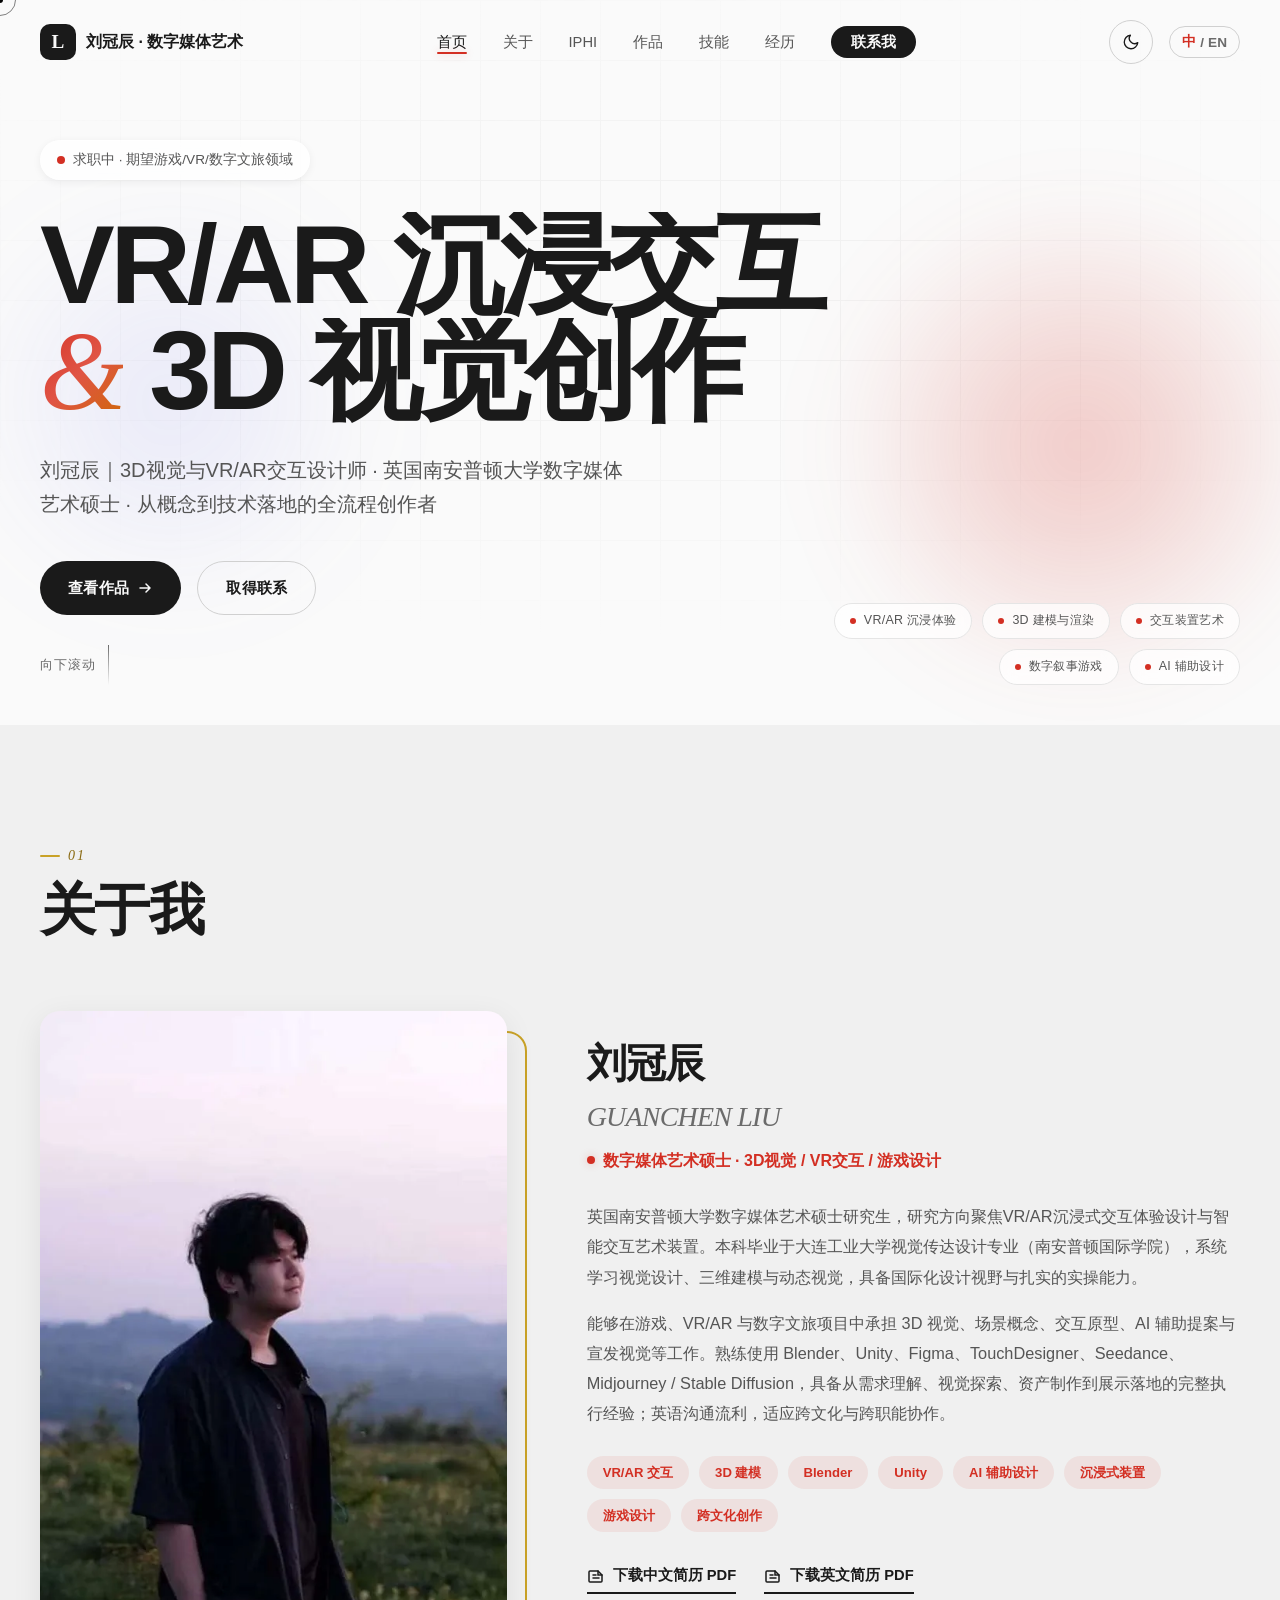
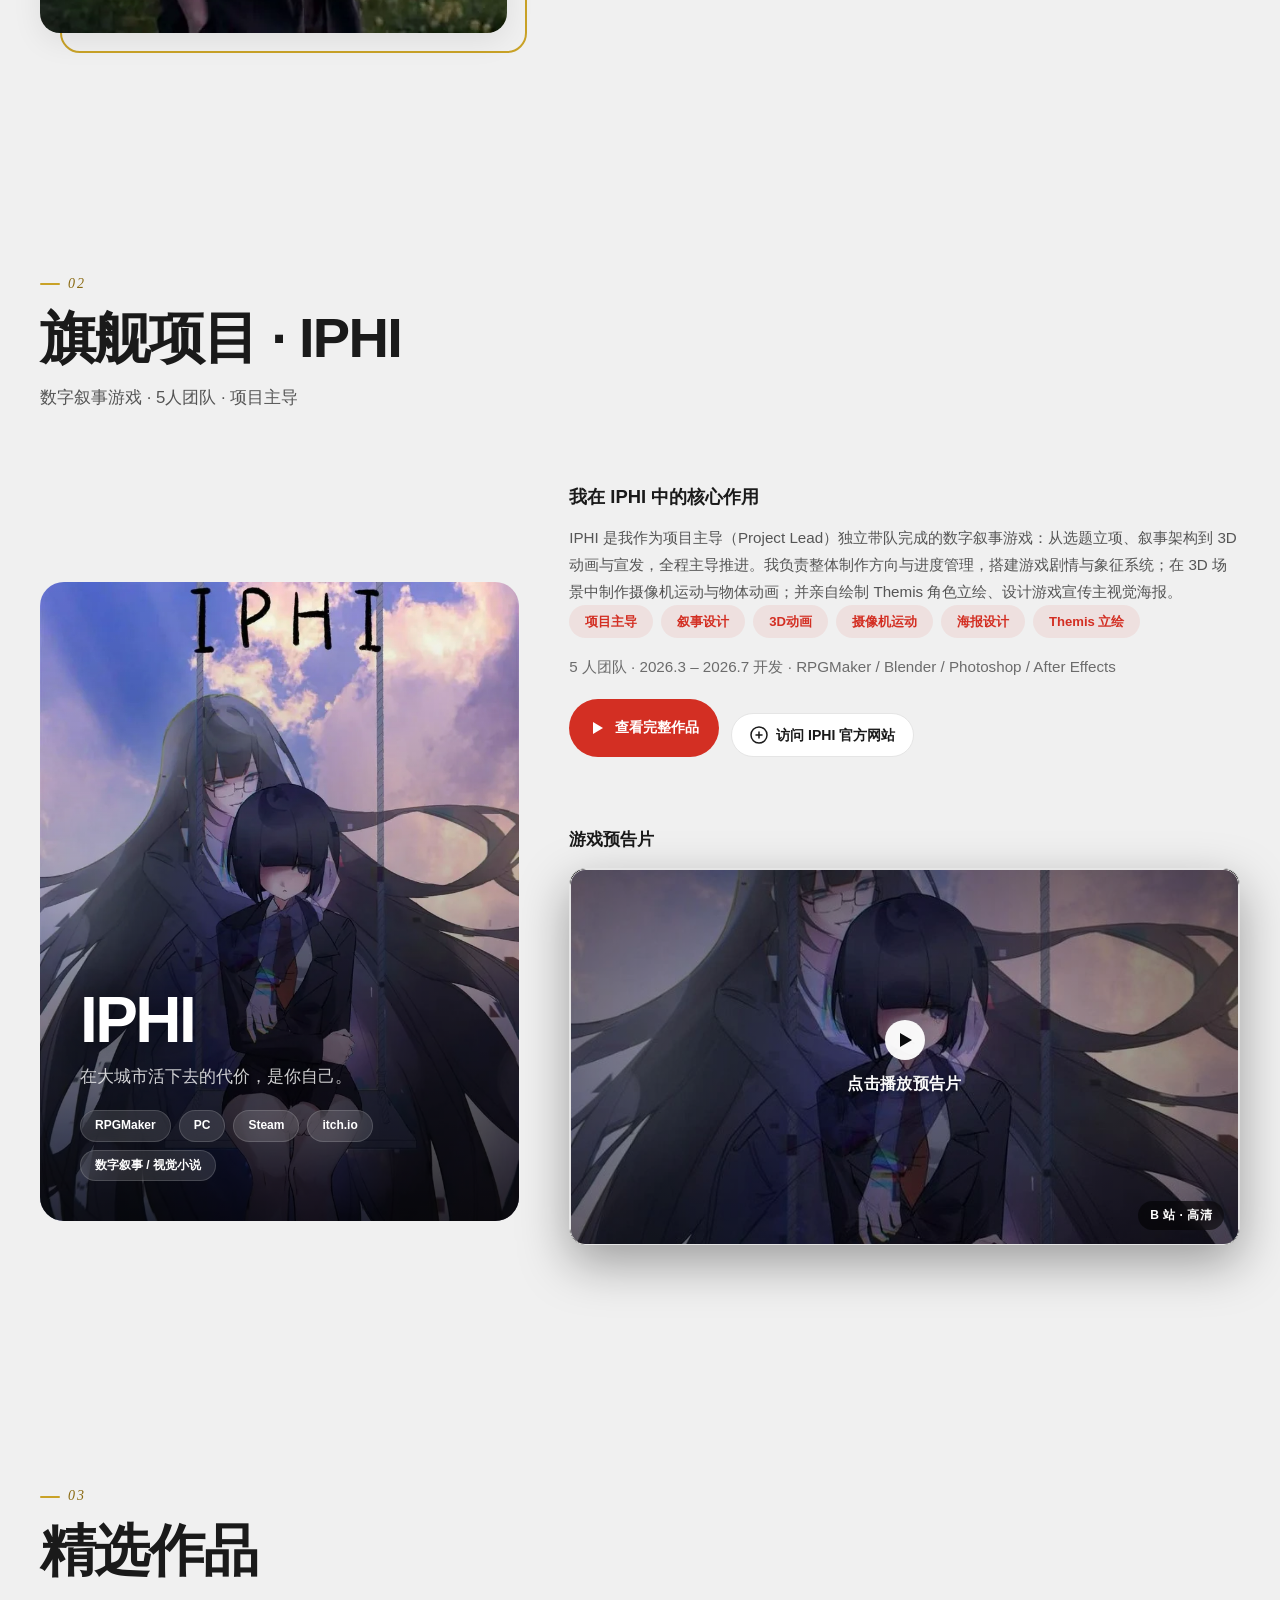
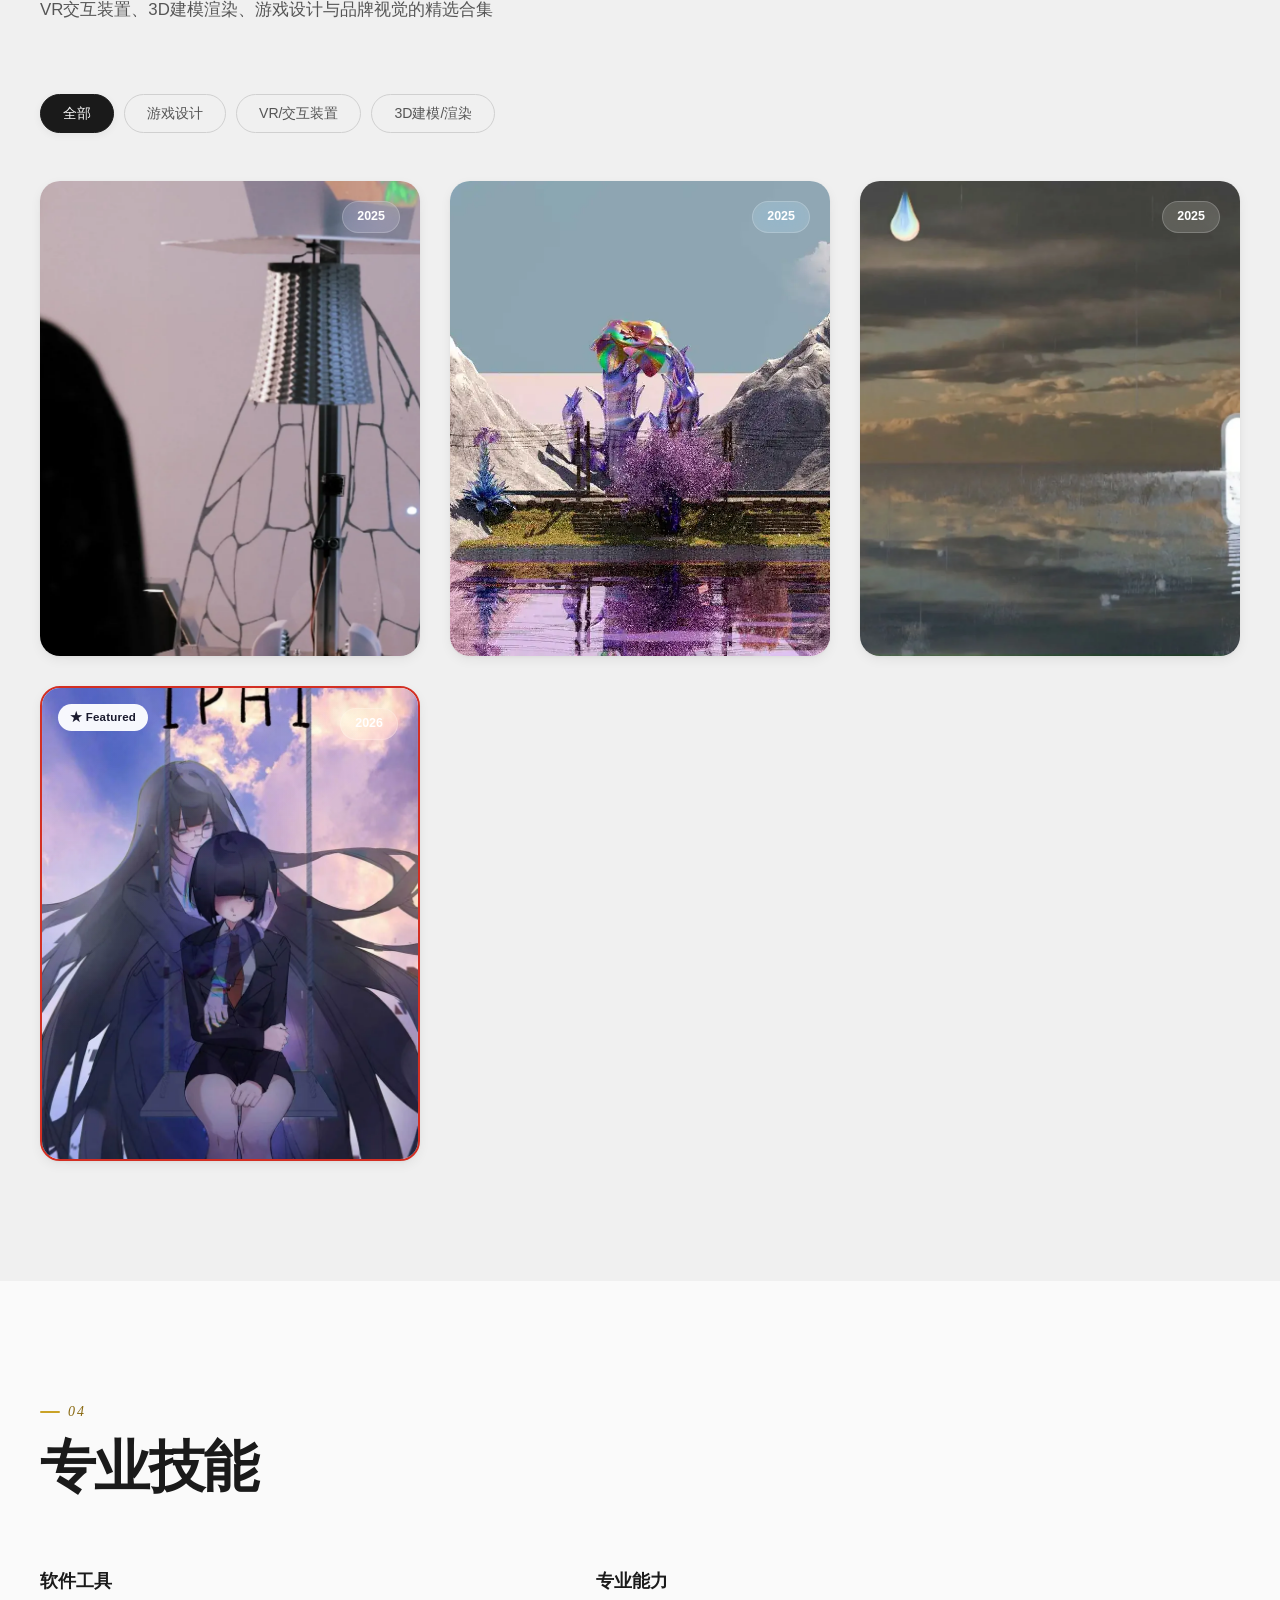
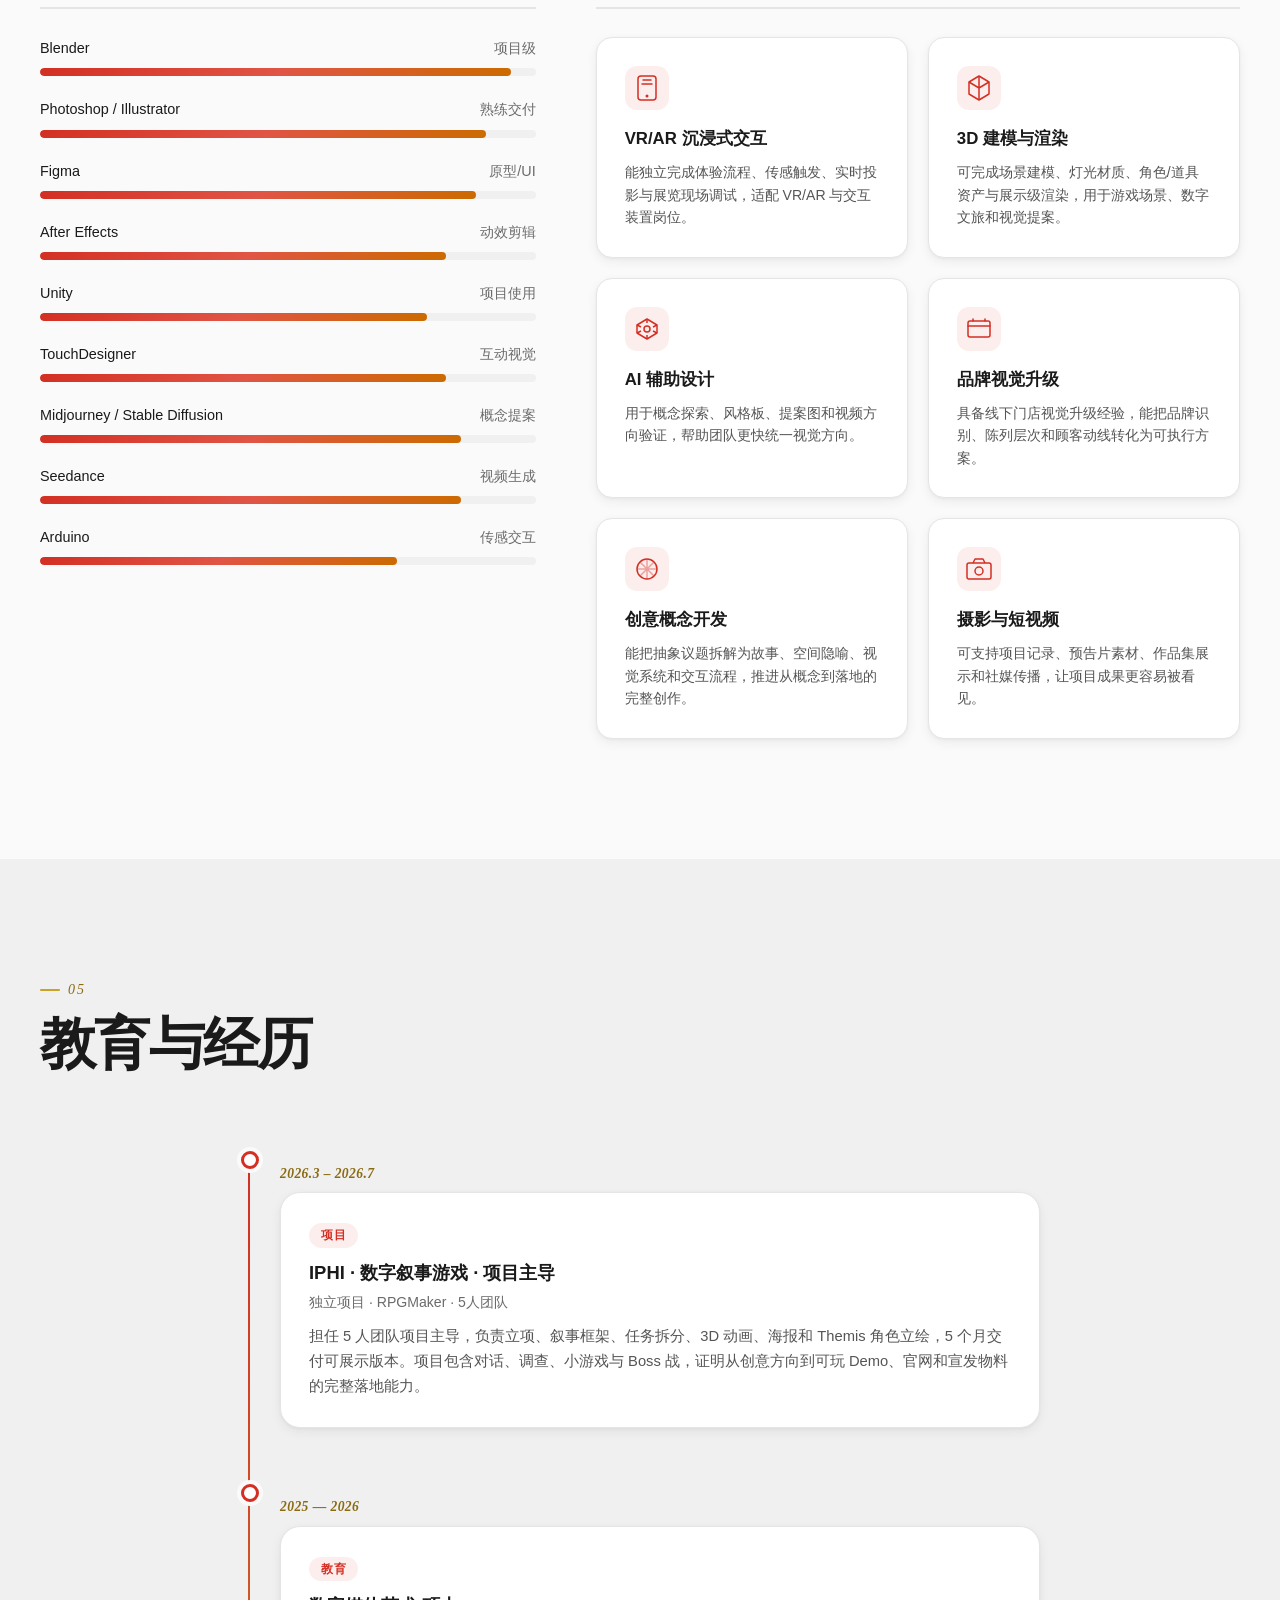
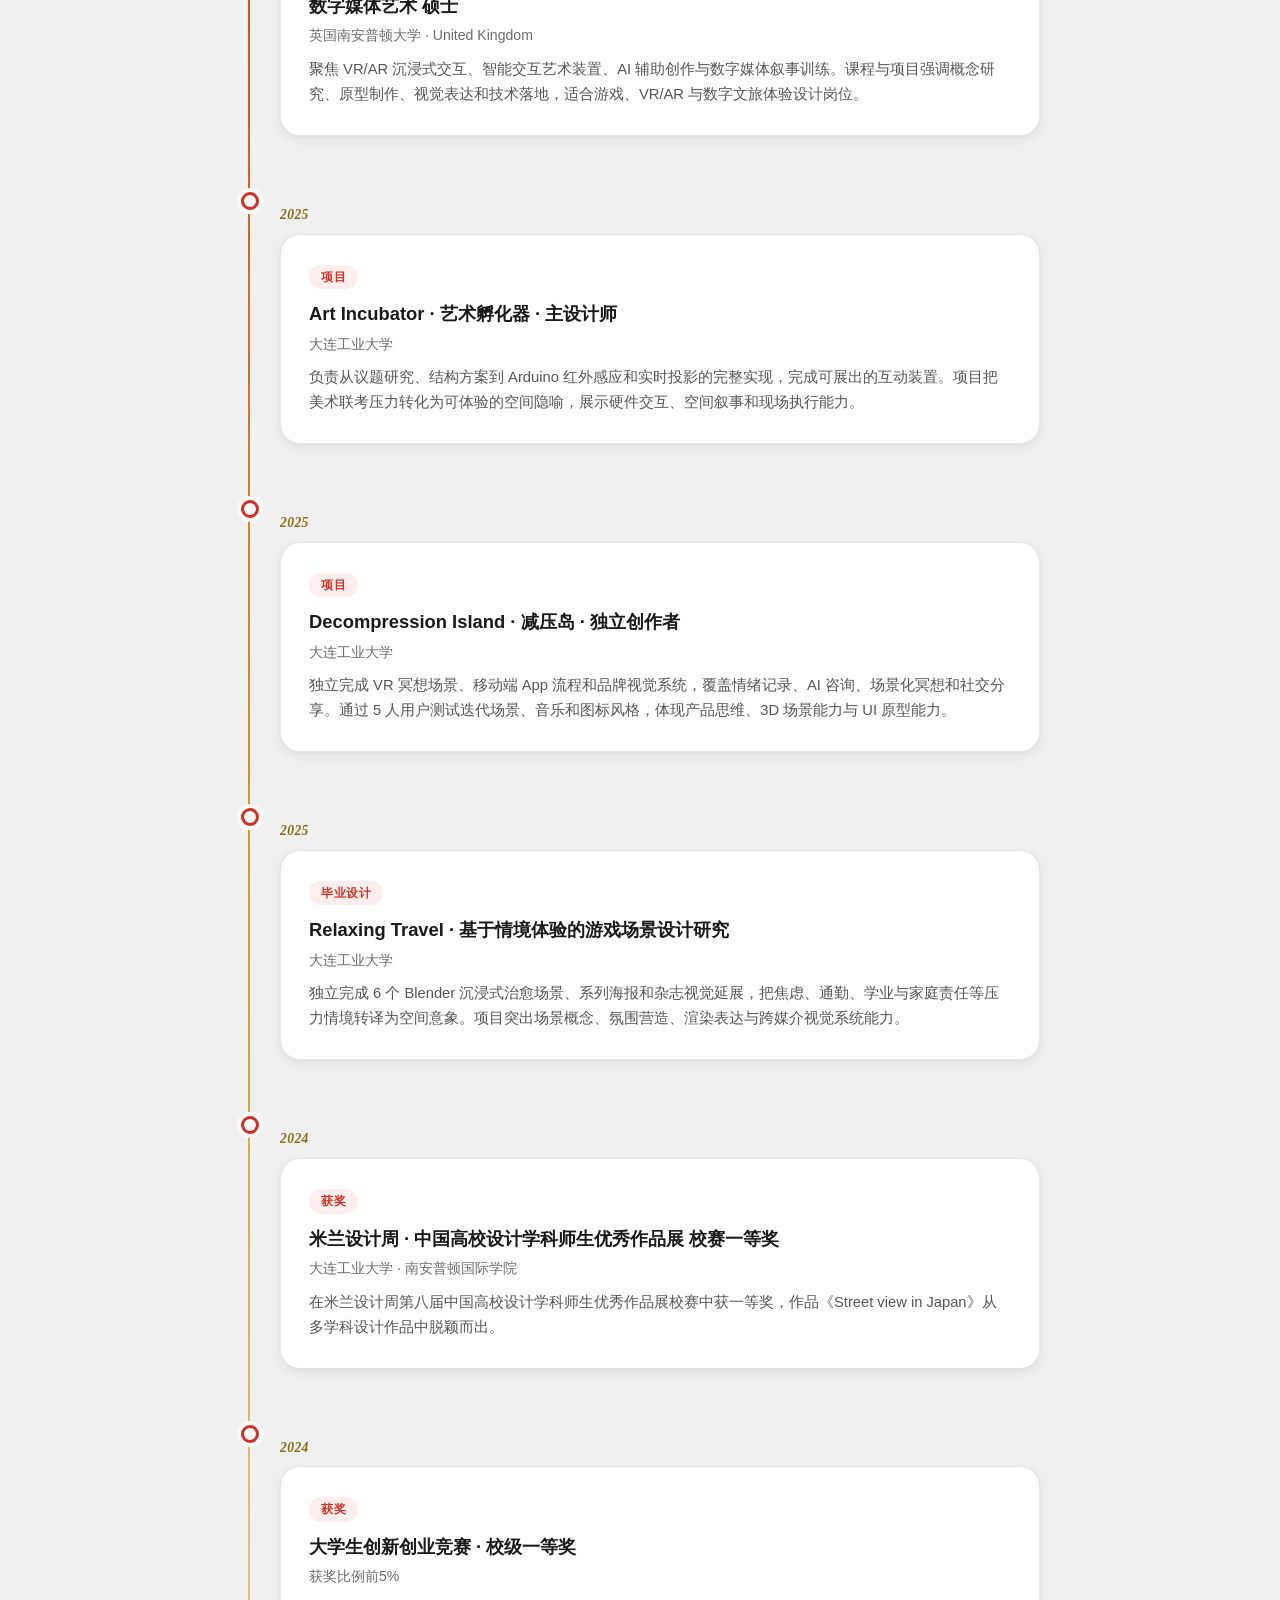
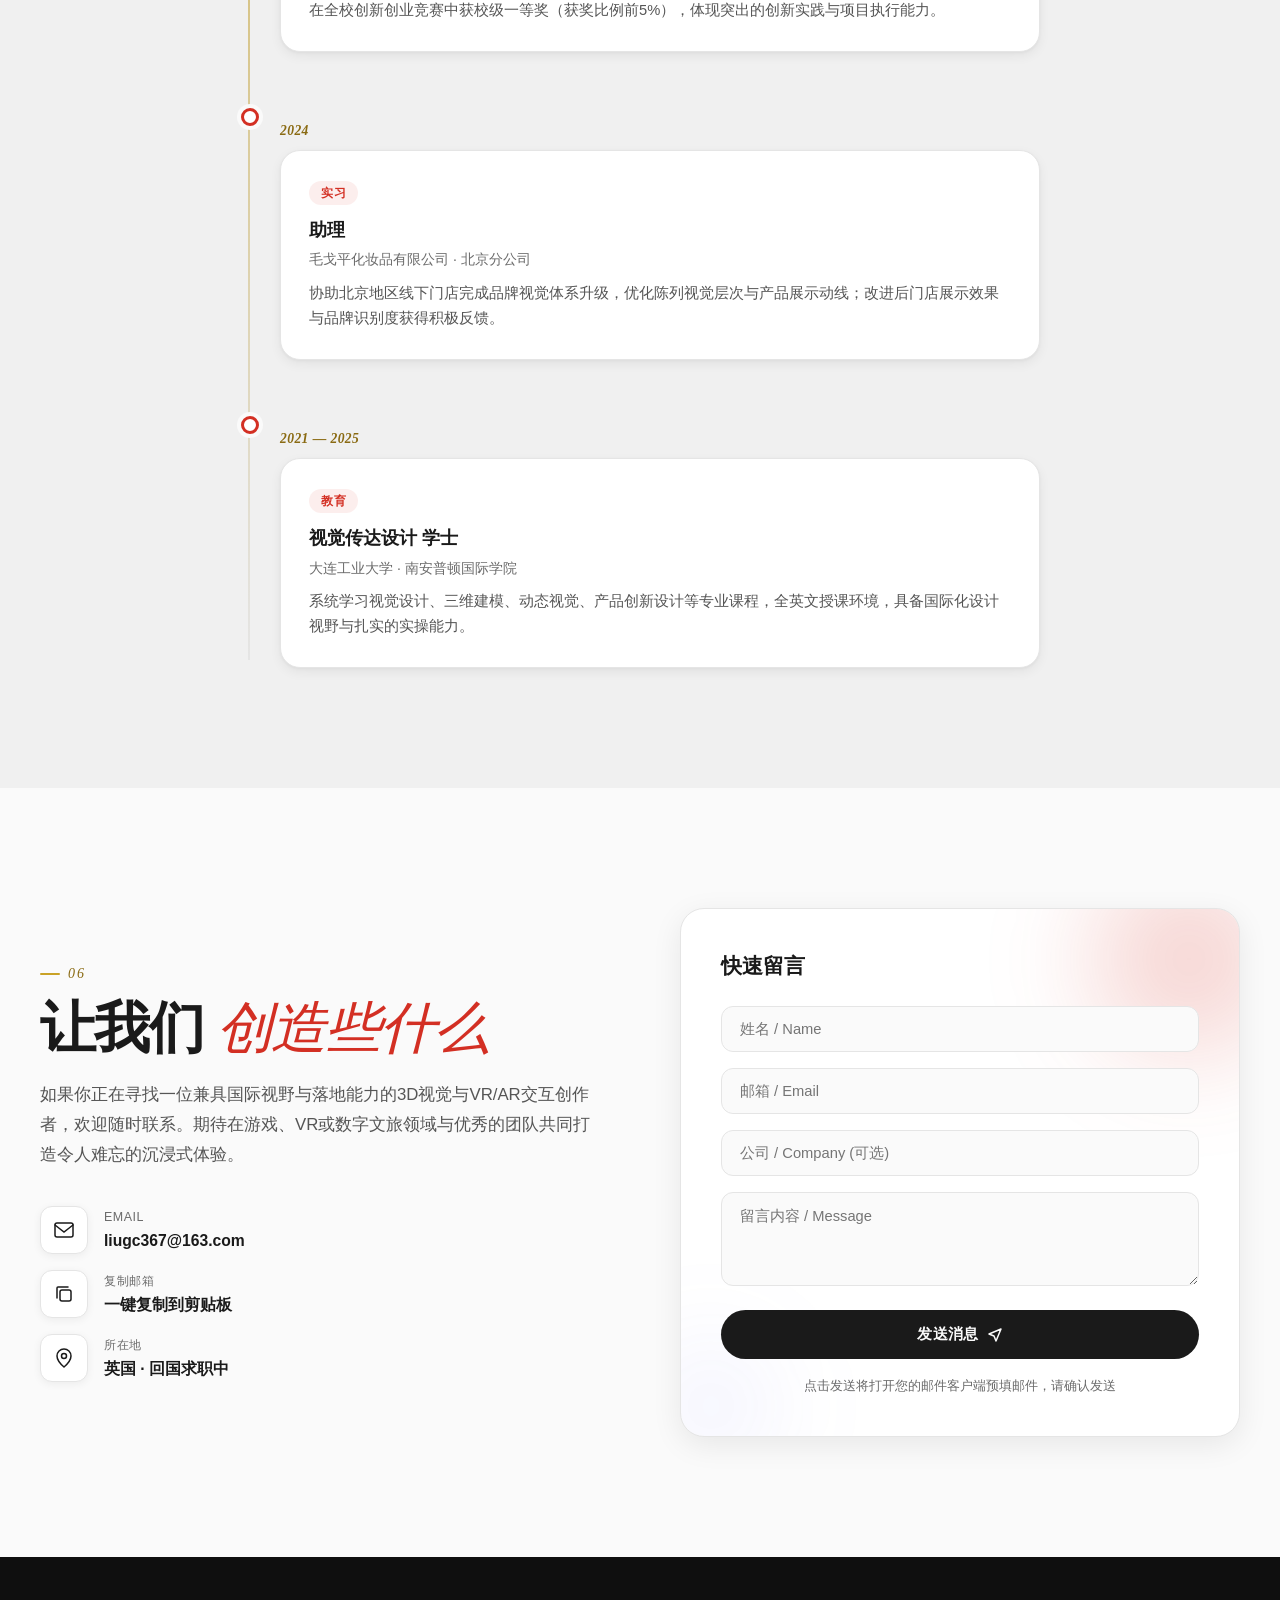
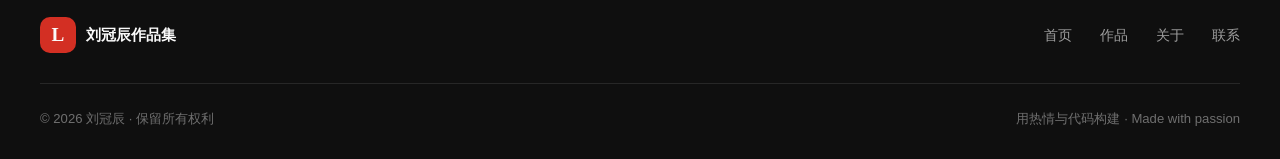
<file: index.html>
<!DOCTYPE html>
<html lang="zh-CN">
<head>
    <meta charset="UTF-8">
    <meta name="viewport" content="width=device-width, initial-scale=1.0">
    <meta name="description" content="刘冠辰 - 数字媒体艺术硕士 · VR/AR沉浸式交互 · 3D视觉设计 · 游戏设计">
    <title>刘冠辰 | 数字媒体艺术 · VR/3D设计作品集</title>
    <meta name="author" content="刘冠辰 / Guanchen Liu">
    <meta name="theme-color" id="themeColorMeta" content="#fafafa">
    <link rel="icon" href="data:image/svg+xml,%3Csvg xmlns='http://www.w3.org/2000/svg' viewBox='0 0 32 32'%3E%3Crect width='32' height='32' rx='7' fill='%231a1a1a'/%3E%3Ctext x='16' y='23' font-family='Georgia,serif' font-size='20' font-weight='700' fill='%23d32f23' text-anchor='middle'%3EL%3C/text%3E%3C/svg%3E">
    <!-- Open Graph / 社交分享 -->
    <meta property="og:type" content="website">
    <meta property="og:url" content="https://liuyantop.github.io/liuguanchen/">
    <meta property="og:title" content="刘冠辰 | 数字媒体艺术 · VR/3D设计作品集">
    <meta property="og:description" content="英国南安普顿大学数字媒体艺术硕士 · VR/AR沉浸式交互 × 3D建模 × AI辅助设计">
    <meta property="og:image" content="https://liuyantop.github.io/liuguanchen/assets/og-cover.jpg">
    <meta property="og:image:type" content="image/jpeg">
    <meta property="og:image:width" content="1200">
    <meta property="og:image:height" content="630">
    <meta property="og:image:alt" content="刘冠辰 | VR/AR 沉浸交互与 3D 视觉创作作品集">
    <meta property="og:locale" content="zh_CN">
    <meta property="og:locale:alternate" content="en_US">
    <meta name="twitter:card" content="summary_large_image">
    <meta name="twitter:title" content="刘冠辰 | 数字媒体艺术 · VR/3D设计作品集">
    <meta name="twitter:description" content="英国南安普顿大学数字媒体艺术硕士 · VR/AR沉浸式交互 × 3D建模 × AI辅助设计">
    <meta name="twitter:image" content="https://liuyantop.github.io/liuguanchen/assets/og-cover.jpg">
    <meta name="twitter:image:alt" content="刘冠辰 | VR/AR 沉浸交互与 3D 视觉创作作品集">
    <meta name="robots" content="index, follow">
    <link rel="canonical" href="https://liuyantop.github.io/liuguanchen/">
    <!-- hreflang：中英双语为同一页面，英文版通过 ?lang=en 直达 -->
    <link rel="alternate" hreflang="zh-CN" href="https://liuyantop.github.io/liuguanchen/">
    <link rel="alternate" hreflang="en" href="https://liuyantop.github.io/liuguanchen/?lang=en">
    <link rel="alternate" hreflang="x-default" href="https://liuyantop.github.io/liuguanchen/">
    <script>
        (function () {
            try {
                var t = localStorage.getItem('theme');
                if (!t) {
                    t = window.matchMedia('(prefers-color-scheme: dark)').matches ? 'dark' : 'light';
                }
                document.documentElement.setAttribute('data-theme', t);
            } catch (e) {}
        })();
    </script>
    <link rel="stylesheet" href="css/style.min.css?v=20260913d">
    <script type="application/ld+json" id="personSchema">
    {
      "@context": "https://schema.org",
      "@id": "https://liuyantop.github.io/liuguanchen/#person",
      "@type": "Person",
      "name": "刘冠辰",
      "alternateName": "Guanchen Liu",
      "jobTitle": "数字媒体艺术 / VR·3D 设计师",
      "url": "https://liuyantop.github.io/liuguanchen/",
      "image": "https://liuyantop.github.io/liuguanchen/assets/iphi/poster.webp",
      "email": "liugc367@163.com",
      "alumniOf": {
        "@type": "CollegeOrUniversity",
        "name": "University of Southampton",
        "department": "Digital Media Art (MA)"
      },
      "knowsAbout": ["VR/AR", "3D建模", "Blender", "Unity", "游戏设计", "AI辅助设计", "沉浸式交互装置"]
    }
    </script>
    <script type="application/ld+json" id="websiteSchema">
    {
      "@context": "https://schema.org",
      "@type": "WebSite",
      "name": "刘冠辰 | 数字媒体艺术 · VR/3D设计作品集",
      "alternateName": "Guanchen Liu — Digital Media Art Portfolio",
      "url": "https://liuyantop.github.io/liuguanchen/",
      "description": "刘冠辰 — 英国南安普顿大学数字媒体艺术硕士，专注 VR/AR 沉浸式交互、3D 视觉设计与游戏设计的个人作品集。",
      "inLanguage": ["zh-CN", "en"],
      "publisher": { "@id": "https://liuyantop.github.io/liuguanchen/#person" }
    }
    </script>
    <script type="application/ld+json" id="worksSchema">
    {
      "@context": "https://schema.org",
      "@type": "ItemList",
      "name": "代表作品 / Selected Projects",
      "itemListElement": [
        {
          "@type": "CreativeWork",
          "position": 1,
          "name": "IPHI",
          "url": "https://liuyantop.github.io/liuguanchen/#iphi",
          "image": "https://liuyantop.github.io/liuguanchen/assets/iphi/poster.webp",
          "description": "一款以大城市职场生存为题材的数字叙事游戏，将过度工作的代价转化为与爱好、健康、自尊的象征性 Boss 战。",
          "genre": "Game Design / Digital Narrative",
          "datePublished": "2026",
          "creator": { "@id": "https://liuyantop.github.io/liuguanchen/#person" }
        },
        {
          "@type": "CreativeWork",
          "position": 2,
          "name": "Relaxing Travel · 基于情境体验的游戏场景设计研究",
          "url": "https://liuyantop.github.io/liuguanchen/#works",
          "image": "https://liuyantop.github.io/liuguanchen/assets/covers/BV1SvbS6YEiv.webp",
          "description": "通过 Blender 3D 建模构建六个沉浸式治愈空间，以几何意象与视觉隐喻引导用户从焦虑走向放松，并配套海报与杂志设计。",
          "genre": "3D Modeling / Digital Media",
          "datePublished": "2025",
          "creator": { "@id": "https://liuyantop.github.io/liuguanchen/#person" }
        },
        {
          "@type": "CreativeWork",
          "position": 3,
          "name": "Art Incubator · 艺术孵化器",
          "url": "https://liuyantop.github.io/liuguanchen/#works",
          "image": "https://liuyantop.github.io/liuguanchen/assets/covers/BV1NAbS6xEXT.webp",
          "description": "VR/交互装置：以中国美术联考为切口，通过红外感应与实时投影反思应试教育下的心理健康与单一评价体系。",
          "genre": "VR / Interactive Installation",
          "datePublished": "2025",
          "creator": { "@id": "https://liuyantop.github.io/liuguanchen/#person" }
        },
        {
          "@type": "CreativeWork",
          "position": 4,
          "name": "Decompression Island · 减压岛",
          "url": "https://liuyantop.github.io/liuguanchen/#works",
          "image": "https://liuyantop.github.io/liuguanchen/assets/decompression-island/scene-main.webp",
          "description": "结合 VR 沉浸式体验与移动 App 的冥想减压应用，覆盖情绪记录、AI 咨询、场景化冥想引导与社交分享。",
          "genre": "VR/AR App Design",
          "datePublished": "2025",
          "creator": { "@id": "https://liuyantop.github.io/liuguanchen/#person" }
        }
      ]
    }
    </script>
</head>
<body>

    <!-- 跳到主内容（键盘可访问性） -->
    <a href="#hero" class="skip-link">跳到主内容 / Skip to content</a>

    <!-- 禁用 JS 时的兜底：隐藏全屏 loader、显示所有 reveal 内容 -->
    <noscript>
        <style>
            .loader { display: none !important; }
            .reveal { opacity: 1 !important; transform: none !important; }
            .works-grid::before {
                content: '请启用 JavaScript 以查看完整作品集 / Please enable JavaScript to view works';
                display: block; grid-column: 1 / -1; padding: 40px;
                color: #555; text-align: center;
            }
        </style>
    </noscript>

    <!-- 加载画面 -->
    <div class="loader" id="loader">
        <div class="loader-text">
            <span class="loader-bracket">{</span>
            <span class="loader-name">Liu Guanchen</span>
            <span class="loader-bracket">}</span>
        </div>
        <div class="loader-bar"><div class="loader-progress"></div></div>
    </div>

    <!-- 自定义光标 -->
    <div class="cursor-dot" id="cursorDot"></div>
    <div class="cursor-ring" id="cursorRing"></div>

    <!-- 滚动进度条 -->
    <div class="scroll-progress" id="scrollProgress"></div>

    <!-- 导航栏 -->
    <nav class="navbar" id="navbar">
        <div class="nav-container">
            <a href="#hero" class="nav-logo" aria-label="刘冠辰 · 数字媒体艺术" data-logo-label-zh="刘冠辰 · 数字媒体艺术" data-logo-label-en="Guanchen Liu · Digital Media Art">
                <span class="logo-mark" aria-hidden="true">L</span>
                <span class="logo-text" aria-hidden="true" data-zh="刘冠辰 · 数字媒体艺术" data-en="Guanchen Liu · Digital Media Art">刘冠辰 · 数字媒体艺术</span>
                <span class="logo-text-short" aria-hidden="true" data-zh="刘冠辰" data-en="Guanchen">刘冠辰</span>
            </a>
            <ul class="nav-menu" id="navMenu">
                <li><a href="#hero" class="nav-link" data-zh="首页" data-en="Home">首页</a></li>
                <li><a href="#about" class="nav-link" data-zh="关于" data-en="About">关于</a></li>
                <li><a href="#iphi" class="nav-link" data-zh="IPHI" data-en="IPHI">IPHI</a></li>
                <li><a href="#works" class="nav-link" data-zh="作品" data-en="Works">作品</a></li>
                <li><a href="#skills" class="nav-link" data-zh="技能" data-en="Skills">技能</a></li>
                <li><a href="#journey" class="nav-link" data-zh="经历" data-en="Journey">经历</a></li>
                <li><a href="#contact" class="nav-link nav-cta" data-zh="联系我" data-en="Contact">联系我</a></li>
            </ul>
            <div class="nav-right">
                <button class="theme-toggle" id="themeToggle" aria-label="切换暗黑模式" title="切换暗黑模式">
                    <svg class="icon-moon" viewBox="0 0 24 24" fill="none" stroke="currentColor" stroke-width="1.8" stroke-linecap="round" stroke-linejoin="round">
                        <path d="M21 12.79A9 9 0 1 1 11.21 3 7 7 0 0 0 21 12.79z"/>
                    </svg>
                    <svg class="icon-sun" viewBox="0 0 24 24" fill="none" stroke="currentColor" stroke-width="1.8" stroke-linecap="round" stroke-linejoin="round">
                        <circle cx="12" cy="12" r="4.5"/>
                        <path d="M12 2v2.5M12 19.5V22M4.22 4.22l1.77 1.77M18.01 18.01l1.77 1.77M2 12h2.5M19.5 12H22M4.22 19.78l1.77-1.77M18.01 5.99l1.77-1.77"/>
                    </svg>
                </button>
                <button class="lang-toggle" id="langToggle">
                    <span class="lang-active">中</span>
                    <span class="lang-separator">/</span>
                    <span class="lang-inactive">EN</span>
                </button>
                <button class="hamburger" id="hamburger" aria-label="Menu" aria-controls="navMenu" aria-expanded="false">
                    <span></span><span></span><span></span>
                </button>
            </div>
        </div>
    </nav>

    <!-- 英雄区 -->
    <section class="hero" id="hero" tabindex="-1">
        <div class="hero-bg">
            <div class="hero-grid"></div>
            <div class="hero-glow"></div>
            <div class="hero-glow-2"></div>
        </div>
        <div class="hero-content">
            <div class="hero-tag reveal">
                <span class="tag-dot"></span>
                <span data-zh="求职中 · 期望游戏/VR/数字文旅领域" data-en="Open to Game / VR / Digital Tourism roles">求职中 · 期望游戏/VR/数字文旅领域</span>
            </div>
            <h1 class="hero-title">
                <span class="hero-line reveal" data-delay="100">
                    <span data-zh="VR/AR 沉浸交互" data-en="VR/AR Immersion">VR/AR 沉浸交互</span>
                </span>
                <span class="hero-line reveal" data-delay="250">
                    <span class="hero-amp">&</span>
                    <span data-zh="3D 视觉创作" data-en="3D Visual Creation">3D 视觉创作</span>
                </span>
            </h1>
            <p class="hero-subtitle reveal" data-delay="400" data-zh="刘冠辰｜3D视觉与VR/AR交互设计师 · 英国南安普顿大学数字媒体艺术硕士 · 从概念到技术落地的全流程创作者" data-en="Guanchen Liu | 3D Visual & VR/AR Interaction Designer · MA Digital Media Arts, University of Southampton · End-to-end creator from concept to execution">
                刘冠辰｜3D视觉与VR/AR交互设计师 · 英国南安普顿大学数字媒体艺术硕士 · 从概念到技术落地的全流程创作者
            </p>
            <div class="hero-actions reveal" data-delay="550">
                <a href="#works" class="btn btn-primary">
                    <span data-zh="查看作品" data-en="View Works">查看作品</span>
                    <svg width="16" height="16" viewBox="0 0 16 16" fill="none"><path d="M3 8h10M9 4l4 4-4 4" stroke="currentColor" stroke-width="1.5" stroke-linecap="round" stroke-linejoin="round"/></svg>
                </a>
                <a href="#contact" class="btn btn-ghost" data-zh="取得联系" data-en="Get in Touch">取得联系</a>
            </div>
        </div>
        <div class="hero-chips reveal" data-delay="650">
            <span class="hero-chip" data-zh="VR/AR 沉浸体验" data-en="VR/AR Immersion">VR/AR 沉浸体验</span>
            <span class="hero-chip" data-zh="3D 建模与渲染" data-en="3D Modeling & Rendering">3D 建模与渲染</span>
            <span class="hero-chip" data-zh="交互装置艺术" data-en="Interactive Installation">交互装置艺术</span>
            <span class="hero-chip" data-zh="数字叙事游戏" data-en="Narrative Game Design">数字叙事游戏</span>
            <span class="hero-chip" data-zh="AI 辅助设计" data-en="AI-Assisted Design">AI 辅助设计</span>
        </div>
        <div class="hero-scroll reveal" data-delay="700">
            <span data-zh="向下滚动" data-en="Scroll down">向下滚动</span>
            <div class="scroll-line"></div>
        </div>
    </section>

    <!-- 关于 -->
    <section class="about section" id="about">
        <div class="container">
            <div class="section-header">
                <span class="section-num">01</span>
                <h2 class="section-title" data-zh="关于我" data-en="About Me">关于我</h2>
            </div>
            <div class="about-grid">
                <div class="about-photo-wrap">
                    <div class="about-photo">
                        <picture>
                            <source srcset="assets/profile.webp" type="image/webp">
                            <img src="assets/profile.jpg" alt="刘冠辰 / Guanchen Liu" class="profile-img"
                                 loading="lazy" decoding="async"
                                 onerror="this.parentElement.style.display='none';this.parentElement.nextElementSibling.style.display='flex'">
                        </picture>
                        <div class="photo-placeholder" style="display:none">
                            <svg width="64" height="64" viewBox="0 0 64 64" fill="none">
                                <circle cx="32" cy="24" r="12" stroke="currentColor" stroke-width="2"/>
                                <path d="M12 56c0-11 9-20 20-20s20 9 20 20" stroke="currentColor" stroke-width="2" stroke-linecap="round"/>
                            </svg>
                            <p data-zh="放置你的照片" data-en="Place your photo here">放置你的照片</p>
                            <p class="photo-hint" data-zh="建议尺寸 600×800" data-en="Recommended: 600×800">建议尺寸 600×800</p>
                        </div>
                    </div>
                    <div class="about-photo-deco"></div>
                </div>
                <div class="about-text">
                    <h3 class="about-name">
                        <span class="about-name-zh">刘冠辰</span>
                        <span class="about-name-en">GUANCHEN LIU</span>
                    </h3>
                    <p class="about-role" data-zh="数字媒体艺术硕士 · 3D视觉 / VR交互 / 游戏设计" data-en="MA Digital Media Arts · 3D Visual / VR Interaction / Game Design">
                        数字媒体艺术硕士 · 3D视觉 / VR交互 / 游戏设计
                    </p>
                    <div class="about-bio">
                        <p data-zh="英国南安普顿大学数字媒体艺术硕士研究生，研究方向聚焦VR/AR沉浸式交互体验设计与智能交互艺术装置。本科毕业于大连工业大学视觉传达设计专业（南安普顿国际学院），系统学习视觉设计、三维建模与动态视觉，具备国际化设计视野与扎实的实操能力。" data-en="Pursuing MA in Digital Media Arts at the University of Southampton (UK), with research focused on VR/AR immersive interactive experience design and intelligent interactive art installations. Earned BA in Visual Communication Design from Dalian Polytechnic University (Southampton International College), building a solid foundation in visual design, 3D modeling, and motion graphics with a global perspective.">
                            英国南安普顿大学数字媒体艺术硕士研究生，研究方向聚焦VR/AR沉浸式交互体验设计与智能交互艺术装置。本科毕业于大连工业大学视觉传达设计专业（南安普顿国际学院），系统学习视觉设计、三维建模与动态视觉，具备国际化设计视野与扎实的实操能力。
                        </p>
                        <p data-zh="能够在游戏、VR/AR 与数字文旅项目中承担 3D 视觉、场景概念、交互原型、AI 辅助提案与宣发视觉等工作。熟练使用 Blender、Unity、Figma、TouchDesigner、Seedance、Midjourney / Stable Diffusion，具备从需求理解、视觉探索、资产制作到展示落地的完整执行经验；英语沟通流利，适应跨文化与跨职能协作。" data-en="Able to contribute to game, VR/AR, and digital tourism projects through 3D visuals, environment concepts, interaction prototypes, AI-assisted pitching, and promotional visuals. Skilled with Blender, Unity, Figma, TouchDesigner, Seedance, Midjourney / Stable Diffusion, with end-to-end experience from requirement understanding and visual exploration to asset creation and presentation delivery. Fluent in English and comfortable in cross-cultural, cross-functional collaboration.">
                            能够在游戏、VR/AR 与数字文旅项目中承担 3D 视觉、场景概念、交互原型、AI 辅助提案与宣发视觉等工作。熟练使用 Blender、Unity、Figma、TouchDesigner、Seedance、Midjourney / Stable Diffusion，具备从需求理解、视觉探索、资产制作到展示落地的完整执行经验；英语沟通流利，适应跨文化与跨职能协作。
                        </p>
                    </div>
                    <div class="about-tags">
                        <span class="tag" data-zh="VR/AR 交互" data-en="VR/AR Interaction">VR/AR 交互</span>
                        <span class="tag" data-zh="3D 建模" data-en="3D Modeling">3D 建模</span>
                        <span class="tag" data-zh="Blender" data-en="Blender">Blender</span>
                        <span class="tag" data-zh="Unity" data-en="Unity">Unity</span>
                        <span class="tag" data-zh="AI 辅助设计" data-en="AI-Assisted Design">AI 辅助设计</span>
                        <span class="tag" data-zh="沉浸式装置" data-en="Immersive Installation">沉浸式装置</span>
                        <span class="tag" data-zh="游戏设计" data-en="Game Design">游戏设计</span>
                        <span class="tag" data-zh="跨文化创作" data-en="Cross-cultural Creation">跨文化创作</span>
                    </div>
                    <div class="about-resume-group">
                        <a href="assets/resume-zh.pdf" class="about-resume" data-file="resume-zh.pdf" download target="_blank" rel="noopener noreferrer">
                            <svg width="18" height="18" viewBox="0 0 18 18" fill="none"><path d="M3 4h8l4 4v6a1 1 0 01-1 1H3a1 1 0 01-1-1V5a1 1 0 011-1z" stroke="currentColor" stroke-width="1.5"/><path d="M11 4v4h4M6 11h6M6 8h3" stroke="currentColor" stroke-width="1.5" stroke-linecap="round"/></svg>
                            <span data-zh="下载中文简历 PDF" data-en="Download CV (CN)">下载中文简历 PDF</span>
                        </a>
                        <a href="assets/resume-en.pdf" class="about-resume" data-file="resume-en.pdf" download target="_blank" rel="noopener noreferrer">
                            <svg width="18" height="18" viewBox="0 0 18 18" fill="none"><path d="M3 4h8l4 4v6a1 1 0 01-1 1H3a1 1 0 01-1-1V5a1 1 0 011-1z" stroke="currentColor" stroke-width="1.5"/><path d="M11 4v4h4M6 11h6M6 8h3" stroke="currentColor" stroke-width="1.5" stroke-linecap="round"/></svg>
                            <span data-zh="下载英文简历 PDF" data-en="Download CV (EN)">下载英文简历 PDF</span>
                        </a>
                    </div>
                </div>
            </div>
        </div>
    </section>

    <!-- IPHI 特色游戏项目 -->
    <section class="featured-game section" id="iphi">
        <div class="container">
            <div class="section-header">
                <span class="section-num">02</span>
                <h2 class="section-title" data-zh="旗舰项目 · IPHI" data-en="Flagship Project · IPHI">旗舰项目 · IPHI</h2>
                <p class="section-desc" data-zh="数字叙事游戏 · 5人团队 · 项目主导" data-en="Digital Narrative Game · 5-Person Team · Project Lead">
                    数字叙事游戏 · 5人团队 · 项目主导
                </p>
            </div>
            <div class="iphi-showcase">
                <div class="iphi-visual">
                    <picture>
                        <source srcset="assets/iphi/poster.webp" type="image/webp">
                        <img src="assets/iphi/poster.jpg" alt="IPHI poster" class="iphi-visual-img" loading="lazy" decoding="async">
                    </picture>
                    <div class="iphi-visual-overlay"></div>
                    <div class="iphi-visual-content">
                        <h3 class="iphi-title">IPHI</h3>
                        <p class="iphi-tagline" data-zh="在大城市活下去的代价，是你自己。" data-en="The cost of surviving in a big city is yourself.">在大城市活下去的代价，是你自己。</p>
                    <div class="iphi-meta-row">
                        <span class="iphi-badge">RPGMaker</span>
                        <span class="iphi-badge">PC</span>
                        <span class="iphi-badge">Steam</span>
                        <span class="iphi-badge">itch.io</span>
                        <span class="iphi-badge" data-zh="数字叙事 / 视觉小说" data-en="Digital Narrative / Visual Novel">数字叙事 / 视觉小说</span>
                    </div>
                    </div>
                </div>
                <div class="iphi-body">
                    <div class="iphi-intro">
                        <h4 data-zh="我在 IPHI 中的核心作用" data-en="My Core Role in IPHI">我在 IPHI 中的核心作用</h4>
                        <p class="iphi-lead" data-zh="IPHI 是我作为项目主导（Project Lead）独立带队完成的数字叙事游戏：从选题立项、叙事架构到 3D 动画与宣发，全程主导推进。我负责整体制作方向与进度管理，搭建游戏剧情与象征系统；在 3D 场景中制作摄像机运动与物体动画；并亲自绘制 Themis 角色立绘、设计游戏宣传主视觉海报。" data-en="IPHI is a digital narrative game I led end-to-end as Project Lead — from concept and narrative architecture to 3D animation and promotion. I owned the overall direction and production schedule, built the story and its symbolic system, authored camera movement and object animation in 3D scenes, and personally illustrated the Themis character portrait and the game's key art poster.">
                            IPHI 是我作为项目主导（Project Lead）独立带队完成的数字叙事游戏：从选题立项、叙事架构到 3D 动画与宣发，全程主导推进。我负责整体制作方向与进度管理，搭建游戏剧情与象征系统；在 3D 场景中制作摄像机运动与物体动画；并亲自绘制 Themis 角色立绘、设计游戏宣传主视觉海报。
                        </p>
                        <div class="iphi-role-tags">
                            <span class="iphi-role-tag" data-zh="项目主导" data-en="Project Lead">项目主导</span>
                            <span class="iphi-role-tag" data-zh="叙事设计" data-en="Narrative Design">叙事设计</span>
                            <span class="iphi-role-tag" data-zh="3D动画" data-en="3D Animation">3D动画</span>
                            <span class="iphi-role-tag" data-zh="摄像机运动" data-en="Camera Movement">摄像机运动</span>
                            <span class="iphi-role-tag" data-zh="海报设计" data-en="Poster Design">海报设计</span>
                            <span class="iphi-role-tag" data-zh="Themis 立绘" data-en="Themis Portrait">Themis 立绘</span>
                        </div>
                        <p class="iphi-meta-line" data-zh="5 人团队 · 2026.3 – 2026.7 开发 · RPGMaker / Blender / Photoshop / After Effects" data-en="5-person team · Mar – Jul 2026 dev · RPGMaker / Blender / Photoshop / After Effects">
                            5 人团队 · 2026.3 – 2026.7 开发 · RPGMaker / Blender / Photoshop / After Effects
                        </p>
                        <div class="iphi-cta-row">
                            <button class="iphi-detail-btn" data-open-work="5">
                                <svg width="18" height="18" viewBox="0 0 18 18" fill="none"><path d="M4 3l10 6-10 6V3z" fill="currentColor"/></svg>
                                <span data-zh="查看完整作品" data-en="View Full Project">查看完整作品</span>
                            </button>
                            <a href="https://iphi-project-2026.netlify.app/" target="_blank" rel="noopener noreferrer" class="iphi-official-link">
                                <svg width="18" height="18" viewBox="0 0 18 18" fill="none"><path d="M9 1C4.58 1 1 4.58 1 9s3.58 8 8 8 8-3.58 8-8-3.58-8-8-8z" stroke="currentColor" stroke-width="1.5"/><path d="M6 9h6M9 6v6" stroke="currentColor" stroke-width="1.5" stroke-linecap="round"/></svg>
                                <span data-zh="访问 IPHI 官方网站" data-en="Visit IPHI Official Website">访问 IPHI 官方网站</span>
                            </a>
                        </div>
                    </div>
                    <!-- 游戏预告片（占位卡片：用户点击播放按钮后才注入 B 站 iframe，避免进页自动出声） -->
                    <div class="iphi-trailer reveal">
                        <h4 data-zh="游戏预告片" data-en="Game Trailer">游戏预告片</h4>
                        <div class="iphi-trailer-frame" id="iphiTrailerFrame">
                            <button type="button" class="trailer-placeholder" id="trailerPlayBtn" aria-label="播放 IPHI 预告片">
                                <picture>
                                    <source srcset="assets/covers/BV1eKbD6GEkL.webp" type="image/webp">
                                    <img src="assets/covers/BV1eKbD6GEkL.jpg" alt="IPHI Trailer cover" class="trailer-placeholder-img" loading="lazy" decoding="async">
                                </picture>
                                <span class="trailer-placeholder-play">
                                    <svg width="40" height="40" viewBox="0 0 40 40" fill="none" aria-hidden="true">
                                        <circle cx="20" cy="20" r="20" fill="currentColor" opacity="0.95"/>
                                        <path d="M27 20l-12 7V13l12 7z" fill="#0a0a0c"/>
                                    </svg>
                                    <span class="trailer-placeholder-text" data-zh="点击播放预告片" data-en="Click to play trailer">点击播放预告片</span>
                                </span>
                                <span class="trailer-placeholder-badge" data-zh="B 站 · 高清" data-en="Bilibili · HD">B 站 · 高清</span>
                            </button>
                        </div>
                    </div>
                </div>
            </div>
        </div>
    </section>

    <!-- 作品集 -->
    <section class="works section" id="works">
        <div class="container">
            <div class="section-header">
                <span class="section-num">03</span>
                <h2 class="section-title" data-zh="精选作品" data-en="Selected Works">精选作品</h2>
                <p class="section-desc" data-zh="VR交互装置、3D建模渲染、游戏设计与品牌视觉的精选合集" data-en="A curated collection of VR installations, 3D renders, game designs, and brand visuals">
                    VR交互装置、3D建模渲染、游戏设计与品牌视觉的精选合集
                </p>
            </div>
            <div class="works-filter">
                <button class="filter-btn active" data-filter="all" data-zh="全部" data-en="All">全部</button>
                <button class="filter-btn" data-filter="game" data-zh="游戏设计" data-en="Game Design">游戏设计</button>
                <button class="filter-btn" data-filter="vr" data-zh="VR/交互装置" data-en="VR / Interaction">VR/交互装置</button>
                <button class="filter-btn" data-filter="3d" data-zh="3D建模/渲染" data-en="3D / Rendering">3D建模/渲染</button>
            </div>
            <div class="works-grid" id="worksGrid">
                <!-- 作品卡片由 JS 动态生成 -->
            </div>
        </div>
    </section>

    <!-- 作品详情弹窗 -->
    <div class="work-modal" id="workModal" role="dialog" aria-modal="true" aria-labelledby="modalTitle" aria-hidden="true">
        <div class="modal-overlay" id="modalOverlay"></div>
        <button class="modal-back" id="modalBack" aria-label="返回">
            <svg width="20" height="20" viewBox="0 0 24 24" fill="none"><path d="M15 18l-6-6 6-6" stroke="currentColor" stroke-width="2.2" stroke-linecap="round" stroke-linejoin="round"/></svg>
            <span>返回</span>
        </button>
        <div class="modal-content">
            <button class="modal-close" id="modalClose" aria-label="Close">
                <svg width="24" height="24" viewBox="0 0 24 24" fill="none"><path d="M6 6l12 12M18 6L6 18" stroke="currentColor" stroke-width="2" stroke-linecap="round"/></svg>
            </button>
            <div class="modal-body" id="modalBody">
                <!-- 内容由 JS 注入 -->
            </div>
        </div>
    </div>

    <!-- 技能 -->
    <section class="skills section" id="skills">
        <div class="container">
            <div class="section-header">
                <span class="section-num">04</span>
                <h2 class="section-title" data-zh="专业技能" data-en="Skills & Tools">专业技能</h2>
            </div>
            <div class="skills-grid">
                <div class="skill-category">
                    <h3 class="skill-cat-title" data-zh="软件工具" data-en="Software & Tools">软件工具</h3>
                    <div class="skill-list">
                        <div class="skill-item">
                            <div class="skill-info"><span>Blender</span><span class="skill-pct" data-zh="项目级" data-en="Project-ready">项目级</span></div>
                            <div class="skill-bar"><div class="skill-fill" data-level="95"></div></div>
                        </div>
                        <div class="skill-item">
                            <div class="skill-info"><span>Photoshop / Illustrator</span><span class="skill-pct" data-zh="熟练交付" data-en="Production-ready">熟练交付</span></div>
                            <div class="skill-bar"><div class="skill-fill" data-level="90"></div></div>
                        </div>
                        <div class="skill-item">
                            <div class="skill-info"><span>Figma</span><span class="skill-pct" data-zh="原型/UI" data-en="Prototype/UI">原型/UI</span></div>
                            <div class="skill-bar"><div class="skill-fill" data-level="88"></div></div>
                        </div>
                        <div class="skill-item">
                            <div class="skill-info"><span>After Effects</span><span class="skill-pct" data-zh="动效剪辑" data-en="Motion edit">动效剪辑</span></div>
                            <div class="skill-bar"><div class="skill-fill" data-level="82"></div></div>
                        </div>
                        <div class="skill-item">
                            <div class="skill-info"><span>Unity</span><span class="skill-pct" data-zh="项目使用" data-en="Project use">项目使用</span></div>
                            <div class="skill-bar"><div class="skill-fill" data-level="78"></div></div>
                        </div>
                        <div class="skill-item">
                            <div class="skill-info"><span>TouchDesigner</span><span class="skill-pct" data-zh="互动视觉" data-en="Interactive visual">互动视觉</span></div>
                            <div class="skill-bar"><div class="skill-fill" data-level="82"></div></div>
                        </div>
                        <div class="skill-item">
                            <div class="skill-info"><span>Midjourney / Stable Diffusion</span><span class="skill-pct" data-zh="概念提案" data-en="Concept pitch">概念提案</span></div>
                            <div class="skill-bar"><div class="skill-fill" data-level="85"></div></div>
                        </div>
                        <div class="skill-item">
                            <div class="skill-info"><span>Seedance</span><span class="skill-pct" data-zh="视频生成" data-en="Video generation">视频生成</span></div>
                            <div class="skill-bar"><div class="skill-fill" data-level="85"></div></div>
                        </div>
                        <div class="skill-item">
                            <div class="skill-info"><span>Arduino</span><span class="skill-pct" data-zh="传感交互" data-en="Sensor interaction">传感交互</span></div>
                            <div class="skill-bar"><div class="skill-fill" data-level="72"></div></div>
                        </div>
                    </div>
                </div>
                <div class="skill-category">
                    <h3 class="skill-cat-title" data-zh="专业能力" data-en="Professional Skills">专业能力</h3>
                    <div class="skill-cards">
                        <div class="skill-card">
                            <div class="skill-card-icon">
                                <svg width="28" height="28" viewBox="0 0 28 28" fill="none"><rect x="5" y="2" width="18" height="24" rx="3" stroke="currentColor" stroke-width="1.5"/><circle cx="14" cy="22" r="1.5" fill="currentColor"/><path d="M10 6h8M9 10h10" stroke="currentColor" stroke-width="1.5" stroke-linecap="round"/></svg>
                            </div>
                            <h4 data-zh="VR/AR 沉浸式交互" data-en="VR/AR Immersive Interaction">VR/AR 沉浸式交互</h4>
                            <p data-zh="能独立完成体验流程、传感触发、实时投影与展览现场调试，适配 VR/AR 与交互装置岗位。" data-en="Able to deliver experience flows, sensor triggers, real-time projection, and exhibition setup for VR/AR and interactive installation roles.">能独立完成体验流程、传感触发、实时投影与展览现场调试，适配 VR/AR 与交互装置岗位。</p>
                        </div>
                        <div class="skill-card">
                            <div class="skill-card-icon">
                                <svg width="28" height="28" viewBox="0 0 28 28" fill="none"><path d="M14 2L4 8v12l10 6 10-6V8z" stroke="currentColor" stroke-width="1.5" stroke-linejoin="round"/><path d="M14 2v24M4 8l10 6 10-6" stroke="currentColor" stroke-width="1.5" stroke-linejoin="round"/></svg>
                            </div>
                            <h4 data-zh="3D 建模与渲染" data-en="3D Modeling & Rendering">3D 建模与渲染</h4>
                            <p data-zh="可完成场景建模、灯光材质、角色/道具资产与展示级渲染，用于游戏场景、数字文旅和视觉提案。" data-en="Can deliver scene modeling, lighting/materials, character/prop assets, and presentation-grade renders for games, digital tourism, and visual pitches.">可完成场景建模、灯光材质、角色/道具资产与展示级渲染，用于游戏场景、数字文旅和视觉提案。</p>
                        </div>
                        <div class="skill-card">
                            <div class="skill-card-icon">
                                <svg width="28" height="28" viewBox="0 0 28 28" fill="none"><path d="M14 4l10 6v8l-10 6-10-6v-8z" stroke="currentColor" stroke-width="1.5" stroke-linejoin="round"/><circle cx="14" cy="14" r="3" stroke="currentColor" stroke-width="1.5"/><path d="M14 4v4M14 20v4M4 10l4 2M24 10l-4 2M4 18l4-2M24 18l-4-2" stroke="currentColor" stroke-width="1.5"/></svg>
                            </div>
                            <h4 data-zh="AI 辅助设计" data-en="AI-Assisted Design">AI 辅助设计</h4>
                            <p data-zh="用于概念探索、风格板、提案图和视频方向验证，帮助团队更快统一视觉方向。" data-en="Uses AI tools for concept exploration, mood boards, pitch visuals, and video-direction validation to align teams faster.">用于概念探索、风格板、提案图和视频方向验证，帮助团队更快统一视觉方向。</p>
                        </div>
                        <div class="skill-card">
                            <div class="skill-card-icon">
                                <svg width="28" height="28" viewBox="0 0 28 28" fill="none"><rect x="3" y="6" width="22" height="16" rx="2" stroke="currentColor" stroke-width="1.5"/><path d="M3 11h22M8 6V4M20 6V4" stroke="currentColor" stroke-width="1.5" stroke-linecap="round"/></svg>
                            </div>
                            <h4 data-zh="品牌视觉升级" data-en="Brand Visual Upgrade">品牌视觉升级</h4>
                            <p data-zh="具备线下门店视觉升级经验，能把品牌识别、陈列层次和顾客动线转化为可执行方案。" data-en="Experienced in retail visual upgrades, translating brand identity, display hierarchy, and customer flow into executable plans.">具备线下门店视觉升级经验，能把品牌识别、陈列层次和顾客动线转化为可执行方案。</p>
                        </div>
                        <div class="skill-card">
                            <div class="skill-card-icon">
                                <svg width="28" height="28" viewBox="0 0 28 28" fill="none"><circle cx="14" cy="14" r="10" stroke="currentColor" stroke-width="1.5"/><path d="M14 4v20M4 14h20M7 7l14 14M21 7L7 21" stroke="currentColor" stroke-width="1.5" opacity="0.4"/></svg>
                            </div>
                            <h4 data-zh="创意概念开发" data-en="Creative Concept Development">创意概念开发</h4>
                            <p data-zh="能把抽象议题拆解为故事、空间隐喻、视觉系统和交互流程，推进从概念到落地的完整创作。" data-en="Can turn abstract themes into stories, spatial metaphors, visual systems, and interaction flows from concept to delivery.">能把抽象议题拆解为故事、空间隐喻、视觉系统和交互流程，推进从概念到落地的完整创作。</p>
                        </div>
                        <div class="skill-card">
                            <div class="skill-card-icon">
                                <svg width="28" height="28" viewBox="0 0 28 28" fill="none"><rect x="2" y="8" width="24" height="16" rx="2" stroke="currentColor" stroke-width="1.5"/><circle cx="14" cy="16" r="4" stroke="currentColor" stroke-width="1.5"/><path d="M8 8L10 4h8l2 4" stroke="currentColor" stroke-width="1.5" stroke-linejoin="round"/></svg>
                            </div>
                            <h4 data-zh="摄影与短视频" data-en="Photography & Video">摄影与短视频</h4>
                            <p data-zh="可支持项目记录、预告片素材、作品集展示和社媒传播，让项目成果更容易被看见。" data-en="Can support project documentation, trailer assets, portfolio presentation, and social media storytelling to make outcomes easier to see.">可支持项目记录、预告片素材、作品集展示和社媒传播，让项目成果更容易被看见。</p>
                        </div>
                    </div>
                </div>
            </div>
        </div>
    </section>

    <!-- 经历时间线 -->
    <section class="journey section" id="journey">
        <div class="container">
            <div class="section-header">
                <span class="section-num">05</span>
                <h2 class="section-title" data-zh="教育与经历" data-en="Education & Experience">教育与经历</h2>
            </div>
            <div class="timeline">
                <div class="timeline-item">
                    <div class="timeline-dot"></div>
                    <div class="timeline-date">2026.3 – 2026.7</div>
                    <div class="timeline-content">
                        <span class="timeline-tag" data-zh="项目" data-en="Project">项目</span>
                        <h3 data-zh="IPHI · 数字叙事游戏 · 项目主导" data-en="IPHI · Digital Narrative Game · Project Lead">IPHI · 数字叙事游戏 · 项目主导</h3>
                        <p class="timeline-org">独立项目 · RPGMaker · 5人团队</p>
                        <p data-zh="担任 5 人团队项目主导，负责立项、叙事框架、任务拆分、3D 动画、海报和 Themis 角色立绘，5 个月交付可展示版本。项目包含对话、调查、小游戏与 Boss 战，证明从创意方向到可玩 Demo、官网和宣发物料的完整落地能力。" data-en="Led a 5-person team, owning project setup, narrative structure, task breakdown, 3D animation, poster design, and Themis character art, delivering a showcase build in 5 months. The project includes dialogue, investigation, mini-game, and Boss battles, proving full-cycle delivery from creative direction to playable demo, website, and promotional assets.">
                            担任 5 人团队项目主导，负责立项、叙事框架、任务拆分、3D 动画、海报和 Themis 角色立绘，5 个月交付可展示版本。项目包含对话、调查、小游戏与 Boss 战，证明从创意方向到可玩 Demo、官网和宣发物料的完整落地能力。
                        </p>
                    </div>
                </div>
                <div class="timeline-item">
                    <div class="timeline-dot"></div>
                    <div class="timeline-date">2025 — 2026</div>
                    <div class="timeline-content">
                        <span class="timeline-tag" data-zh="教育" data-en="Education">教育</span>
                        <h3 data-zh="数字媒体艺术 硕士" data-en="MA Digital Media Arts">数字媒体艺术 硕士</h3>
                        <p class="timeline-org">英国南安普顿大学 · United Kingdom</p>
                        <p data-zh="聚焦 VR/AR 沉浸式交互、智能交互艺术装置、AI 辅助创作与数字媒体叙事训练。课程与项目强调概念研究、原型制作、视觉表达和技术落地，适合游戏、VR/AR 与数字文旅体验设计岗位。" data-en="Focused on VR/AR immersive interaction, intelligent interactive installations, AI-assisted creation, and digital media storytelling. Coursework and projects emphasize concept research, prototyping, visual expression, and technical execution for game, VR/AR, and digital tourism experience roles.">
                            聚焦 VR/AR 沉浸式交互、智能交互艺术装置、AI 辅助创作与数字媒体叙事训练。课程与项目强调概念研究、原型制作、视觉表达和技术落地，适合游戏、VR/AR 与数字文旅体验设计岗位。
                        </p>
                    </div>
                </div>
                <div class="timeline-item">
                    <div class="timeline-dot"></div>
                    <div class="timeline-date">2025</div>
                    <div class="timeline-content">
                        <span class="timeline-tag" data-zh="项目" data-en="Project">项目</span>
                        <h3 data-zh="Art Incubator · 艺术孵化器 · 主设计师" data-en="Art Incubator · Lead Designer">Art Incubator · 艺术孵化器 · 主设计师</h3>
                        <p class="timeline-org">大连工业大学</p>
                        <p data-zh="负责从议题研究、结构方案到 Arduino 红外感应和实时投影的完整实现，完成可展出的互动装置。项目把美术联考压力转化为可体验的空间隐喻，展示硬件交互、空间叙事和现场执行能力。" data-en="Owned the full process from topic research and structural planning to Arduino IR sensing and real-time projection, delivering an exhibitable interactive installation. The project turns art exam pressure into an experiential spatial metaphor, demonstrating hardware interaction, spatial storytelling, and on-site execution.">
                            负责从议题研究、结构方案到 Arduino 红外感应和实时投影的完整实现，完成可展出的互动装置。项目把美术联考压力转化为可体验的空间隐喻，展示硬件交互、空间叙事和现场执行能力。
                        </p>
                    </div>
                </div>
                <div class="timeline-item">
                    <div class="timeline-dot"></div>
                    <div class="timeline-date">2025</div>
                    <div class="timeline-content">
                        <span class="timeline-tag" data-zh="项目" data-en="Project">项目</span>
                        <h3 data-zh="Decompression Island · 减压岛 · 独立创作者" data-en="Decompression Island · Solo Creator">Decompression Island · 减压岛 · 独立创作者</h3>
                        <p class="timeline-org">大连工业大学</p>
                        <p data-zh="独立完成 VR 冥想场景、移动端 App 流程和品牌视觉系统，覆盖情绪记录、AI 咨询、场景化冥想和社交分享。通过 5 人用户测试迭代场景、音乐和图标风格，体现产品思维、3D 场景能力与 UI 原型能力。" data-en="Independently delivered VR meditation scenes, mobile app flow, and visual identity, covering mood tracking, AI consultation, guided meditation, and social sharing. Iterated scenes, music, and icon style through 5-user testing, showing product thinking, 3D scene design, and UI prototyping ability.">
                            独立完成 VR 冥想场景、移动端 App 流程和品牌视觉系统，覆盖情绪记录、AI 咨询、场景化冥想和社交分享。通过 5 人用户测试迭代场景、音乐和图标风格，体现产品思维、3D 场景能力与 UI 原型能力。
                        </p>
                    </div>
                </div>
                <div class="timeline-item">
                    <div class="timeline-dot"></div>
                    <div class="timeline-date">2025</div>
                    <div class="timeline-content">
                        <span class="timeline-tag" data-zh="毕业设计" data-en="Thesis">毕业设计</span>
                        <h3 data-zh="Relaxing Travel · 基于情境体验的游戏场景设计研究" data-en="Relaxing Travel · Research on Game Scene Design">Relaxing Travel · 基于情境体验的游戏场景设计研究</h3>
                        <p class="timeline-org">大连工业大学</p>
                        <p data-zh="独立完成 6 个 Blender 沉浸式治愈场景、系列海报和杂志视觉延展，把焦虑、通勤、学业与家庭责任等压力情境转译为空间意象。项目突出场景概念、氛围营造、渲染表达与跨媒介视觉系统能力。" data-en="Independently delivered 6 Blender immersive healing scenes, poster series, and magazine-style visual extensions, translating anxiety, commuting, academic pressure, and family responsibility into spatial motifs. The project highlights environment concepts, mood building, rendering, and cross-media visual system skills.">
                            独立完成 6 个 Blender 沉浸式治愈场景、系列海报和杂志视觉延展，把焦虑、通勤、学业与家庭责任等压力情境转译为空间意象。项目突出场景概念、氛围营造、渲染表达与跨媒介视觉系统能力。
                        </p>
                    </div>
                </div>
                <div class="timeline-item">
                    <div class="timeline-dot"></div>
                    <div class="timeline-date">2024</div>
                    <div class="timeline-content">
                        <span class="timeline-tag" data-zh="获奖" data-en="Award">获奖</span>
                        <h3 data-zh="米兰设计周 · 中国高校设计学科师生优秀作品展 校赛一等奖" data-en="Milan Design Week · China Higher Education Design Works Exhibition · First Prize">米兰设计周 · 中国高校设计学科师生优秀作品展 校赛一等奖</h3>
                        <p class="timeline-org">大连工业大学 · 南安普顿国际学院</p>
                        <p data-zh="在米兰设计周第八届中国高校设计学科师生优秀作品展校赛中获一等奖，作品《Street view in Japan》从多学科设计作品中脱颖而出。" data-en="Awarded first prize at the Milan Design Week 8th China Higher Education Design Works Exhibition (university level) for the piece Street view in Japan.">
                            在米兰设计周第八届中国高校设计学科师生优秀作品展校赛中获一等奖，作品《Street view in Japan》从多学科设计作品中脱颖而出。
                        </p>
                    </div>
                </div>
                <div class="timeline-item">
                    <div class="timeline-dot"></div>
                    <div class="timeline-date">2024</div>
                    <div class="timeline-content">
                        <span class="timeline-tag" data-zh="获奖" data-en="Award">获奖</span>
                        <h3 data-zh="大学生创新创业竞赛 · 校级一等奖" data-en="College Innovation & Entrepreneurship Competition · First Prize">大学生创新创业竞赛 · 校级一等奖</h3>
                        <p class="timeline-org">获奖比例前5%</p>
                        <p data-zh="在全校创新创业竞赛中获校级一等奖（获奖比例前5%），体现突出的创新实践与项目执行能力。" data-en="Awarded first prize (top 5%) in the university-level innovation and entrepreneurship competition, reflecting strong innovation and project execution capabilities.">
                            在全校创新创业竞赛中获校级一等奖（获奖比例前5%），体现突出的创新实践与项目执行能力。
                        </p>
                    </div>
                </div>
                <div class="timeline-item">
                    <div class="timeline-dot"></div>
                    <div class="timeline-date">2024</div>
                    <div class="timeline-content">
                        <span class="timeline-tag" data-zh="实习" data-en="Internship">实习</span>
                        <h3 data-zh="助理" data-en="Assistant">助理</h3>
                        <p class="timeline-org">毛戈平化妆品有限公司 · 北京分公司</p>
                        <p data-zh="协助北京地区线下门店完成品牌视觉体系升级，优化陈列视觉层次与产品展示动线；改进后门店展示效果与品牌识别度获得积极反馈。" data-en="Assisted retail stores in Beijing with brand visual system upgrades, optimizing display hierarchy and product flow; the improved store presentation and brand recognition received positive feedback.">
                            协助北京地区线下门店完成品牌视觉体系升级，优化陈列视觉层次与产品展示动线；改进后门店展示效果与品牌识别度获得积极反馈。
                        </p>
                    </div>
                </div>
                <div class="timeline-item">
                    <div class="timeline-dot"></div>
                    <div class="timeline-date">2021 — 2025</div>
                    <div class="timeline-content">
                        <span class="timeline-tag" data-zh="教育" data-en="Education">教育</span>
                        <h3 data-zh="视觉传达设计 学士" data-en="BA Visual Communication Design">视觉传达设计 学士</h3>
                        <p class="timeline-org">大连工业大学 · 南安普顿国际学院</p>
                        <p data-zh="系统学习视觉设计、三维建模、动态视觉、产品创新设计等专业课程，全英文授课环境，具备国际化设计视野与扎实的实操能力。" data-en="Systematically studied visual design, 3D modeling, motion graphics, and product innovation design in a fully English-taught Sino-foreign joint program, building a global design perspective and solid practical skills.">
                            系统学习视觉设计、三维建模、动态视觉、产品创新设计等专业课程，全英文授课环境，具备国际化设计视野与扎实的实操能力。
                        </p>
                    </div>
                </div>
            </div>
        </div>
    </section>

    <!-- 联系 -->
    <section class="contact section" id="contact">
        <div class="container">
            <div class="contact-wrap">
                <div class="contact-left">
                    <span class="section-num">06</span>
                    <h2 class="contact-title">
                        <span data-zh="让我们" data-en="Let's">让我们</span>
                        <span class="contact-title-accent" data-zh="创造些什么" data-en="create something">创造些什么</span>
                    </h2>
                    <p class="contact-desc" data-zh="如果你正在寻找一位兼具国际视野与落地能力的3D视觉与VR/AR交互创作者，欢迎随时联系。期待在游戏、VR或数字文旅领域与优秀的团队共同打造令人难忘的沉浸式体验。" data-en="If you're looking for a 3D visual and VR/AR interaction creator with both international vision and hands-on execution, let's talk. I look forward to crafting unforgettable immersive experiences with great teams in the game, VR, or digital tourism space.">
                        如果你正在寻找一位兼具国际视野与落地能力的3D视觉与VR/AR交互创作者，欢迎随时联系。期待在游戏、VR或数字文旅领域与优秀的团队共同打造令人难忘的沉浸式体验。
                    </p>
                    <div class="contact-methods">
                        <a href="mailto:liugc367@163.com" class="contact-method" data-contact="email-link">
                            <div class="contact-icon">
                                <svg width="22" height="22" viewBox="0 0 22 22" fill="none"><rect x="2" y="4" width="18" height="14" rx="2" stroke="currentColor" stroke-width="1.5"/><path d="M2 6l9 7 9-7" stroke="currentColor" stroke-width="1.5" stroke-linecap="round"/></svg>
                            </div>
                            <div>
                                <span class="contact-label">Email</span>
                                <span class="contact-value" data-contact="email-text">liugc367@163.com</span>
                            </div>
                        </a>
                        <button type="button" class="contact-method contact-copy" id="copyEmailBtn" data-contact="email-copy" aria-label="复制邮箱 liugc367@163.com">
                            <div class="contact-icon">
                                <svg width="22" height="22" viewBox="0 0 22 22" fill="none"><rect x="7" y="7" width="11" height="11" rx="2" stroke="currentColor" stroke-width="1.5"/><path d="M4 15V5a1 1 0 011-1h10" stroke="currentColor" stroke-width="1.5" stroke-linecap="round"/></svg>
                            </div>
                            <div>
                                <span class="contact-label" data-zh="复制邮箱" data-en="Copy Email">复制邮箱</span>
                                <span class="contact-value" data-contact="email-copy-status" data-zh="一键复制到剪贴板" data-en="Copy to clipboard" aria-live="polite">一键复制到剪贴板</span>
                            </div>
                        </button>
                        <div class="contact-method">
                            <div class="contact-icon">
                                <svg width="22" height="22" viewBox="0 0 22 22" fill="none"><path d="M11 2a7 7 0 00-7 7c0 5 7 11 7 11s7-6 7-11a7 7 0 00-7-7z" stroke="currentColor" stroke-width="1.5"/><circle cx="11" cy="9" r="2.5" stroke="currentColor" stroke-width="1.5"/></svg>
                            </div>
                            <div>
                                <span class="contact-label" data-zh="所在地" data-en="Location">所在地</span>
                                <span class="contact-value" data-zh="英国 · 回国求职中" data-en="UK · Seeking roles in China">英国 · 回国求职中</span>
                            </div>
                        </div>
                    </div>
                </div>
                <div class="contact-right">
                    <div class="contact-card">
                        <div class="contact-card-glow"></div>
                        <div class="contact-card-glow-2"></div>
                        <h3 data-zh="快速留言" data-en="Quick Message">快速留言</h3>
                        <form class="contact-form" id="contactForm">
                            <div class="form-row">
                                <input type="text" id="cf-name" name="name" placeholder="姓名 / Name" required aria-label="姓名 / Name" autocomplete="name">
                            </div>
                            <div class="form-row">
                                <input type="email" id="cf-email" name="email" placeholder="邮箱 / Email" required aria-label="邮箱 / Email" autocomplete="email">
                            </div>
                            <div class="form-row">
                                <input type="text" id="cf-company" name="company" placeholder="公司 / Company (可选)" aria-label="公司 / Company (可选)" autocomplete="organization">
                            </div>
                            <div class="form-row">
                                <textarea id="cf-message" name="message" placeholder="留言内容 / Message" rows="4" required aria-label="留言内容 / Message"></textarea>
                            </div>
                            <button type="submit" class="btn btn-primary btn-full">
                                <span data-zh="发送消息" data-en="Send Message">发送消息</span>
                                <svg width="16" height="16" viewBox="0 0 16 16" fill="none"><path d="M2 8l12-5-5 12-2-5-5-2z" stroke="currentColor" stroke-width="1.5" stroke-linejoin="round"/></svg>
                            </button>
                        </form>
                        <p class="form-note" data-zh="点击发送将打开您的邮件客户端预填邮件，请确认发送" data-en="Clicking send opens your mail client with a pre-filled message — please confirm to send">
                            点击发送将打开您的邮件客户端预填邮件，请确认发送
                        </p>
                        <!-- 邮件客户端未打开时的降级提示（JS 控制显示） -->
                        <div class="form-fallback" id="formFallback" hidden>
                            <p data-zh="邮件客户端未打开？请直接复制邮箱联系我：" data-en="Mail client didn't open? Copy my email directly:"></p>
                            <div class="form-fallback-row">
                                <code id="formFallbackEmail"></code>
                                <button type="button" class="form-fallback-copy" id="formFallbackCopy" data-zh="复制" data-en="Copy">复制</button>
                            </div>
                        </div>
                    </div>
                </div>
            </div>
        </div>
    </section>

    <!-- 页脚 -->
    <footer class="footer">
        <div class="container">
            <div class="footer-top">
                <div class="footer-brand">
                    <span class="logo-mark">L</span>
                    <span data-zh="刘冠辰作品集" data-en="Guanchen Liu Portfolio">刘冠辰作品集</span>
                </div>
                <div class="footer-links">
                    <a href="#hero" data-zh="首页" data-en="Home">首页</a>
                    <a href="#works" data-zh="作品" data-en="Works">作品</a>
                    <a href="#about" data-zh="关于" data-en="About">关于</a>
                    <a href="#contact" data-zh="联系" data-en="Contact">联系</a>
                </div>
            </div>
            <div class="footer-bottom">
                <p data-zh="© 2026 刘冠辰 · 保留所有权利" data-en="© 2026 Guanchen Liu · All rights reserved">© 2026 刘冠辰 · 保留所有权利</p>
                <p data-zh="用热情与代码构建 · Made with passion" data-en="Made with passion">用热情与代码构建 · Made with passion</p>
            </div>
        </div>
    </footer>

    <!-- 图片灯箱 -->
    <div class="lightbox" id="lightbox" role="dialog" aria-modal="true" aria-label="图片预览 / Image preview" aria-hidden="true">
        <button class="lightbox-close" id="lightboxClose" aria-label="Close">×</button>
        <img src="[data-uri]" alt="Gallery preview" class="lightbox-img" id="lightboxImg">
        <div class="lightbox-caption" id="lightboxCaption"></div>
    </div>

    <!-- 返回顶部 -->
    <button class="back-to-top" id="backToTop" aria-label="Back to top">
        <svg width="20" height="20" viewBox="0 0 20 20" fill="none"><path d="M10 16V4M4 10l6-6 6 6" stroke="currentColor" stroke-width="1.5" stroke-linecap="round" stroke-linejoin="round"/></svg>
    </button>

    <script src="js/main.js?v=20260913b"></script>
</body>
</html>
</file>
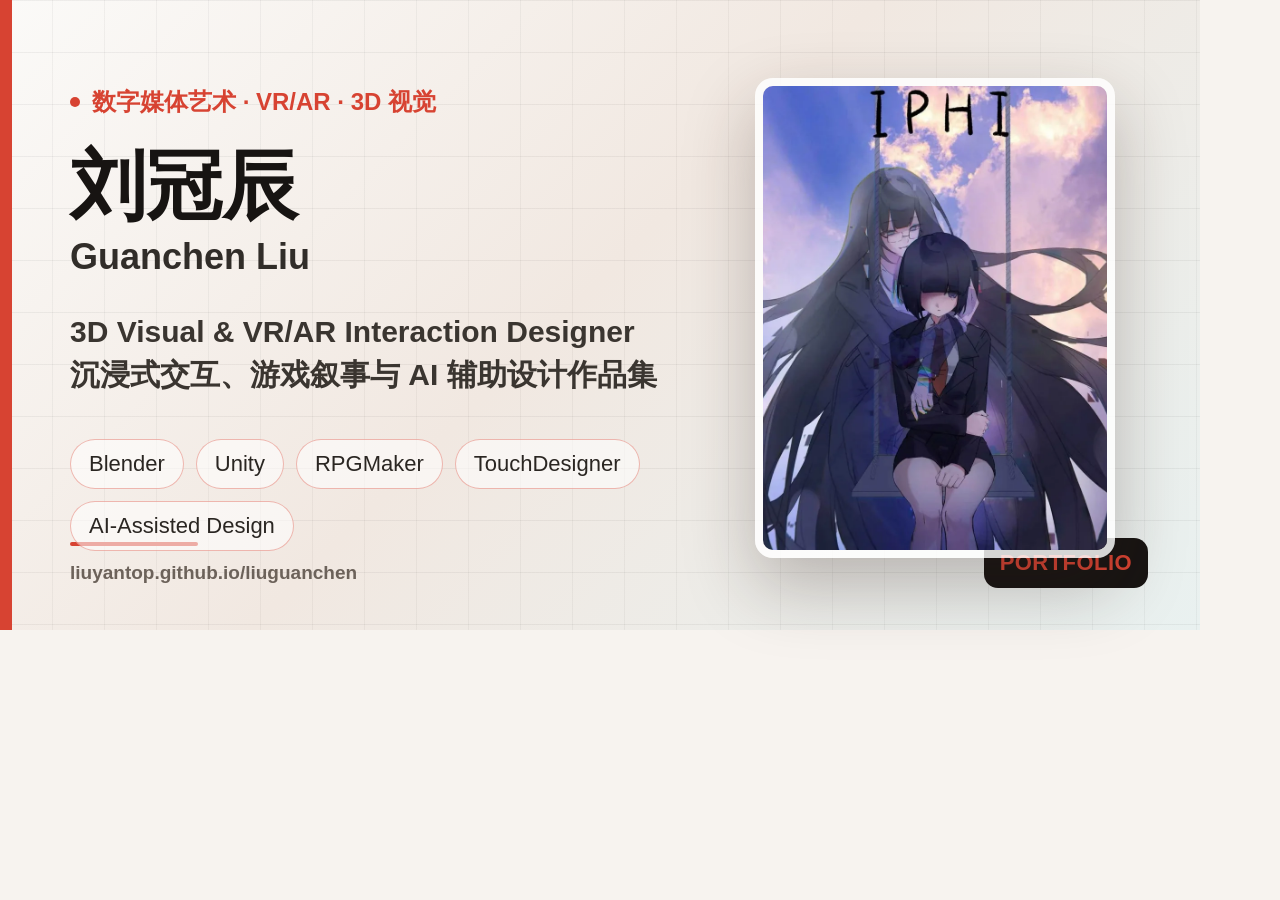
<file: scripts/og-cover.html>
<!doctype html>
<html lang="zh-CN">
<head>
    <meta charset="utf-8">
    <meta name="viewport" content="width=1200, initial-scale=1">
    <title>OG Cover Source</title>
    <style>
        * { box-sizing: border-box; }
        body {
            margin: 0;
            width: 1200px;
            height: 630px;
            overflow: hidden;
            font-family: -apple-system, BlinkMacSystemFont, "Segoe UI", "Microsoft YaHei", Arial, sans-serif;
            background: #f7f3ef;
            color: #181614;
        }

        .card {
            position: relative;
            width: 1200px;
            height: 630px;
            display: grid;
            grid-template-columns: 1fr 390px;
            gap: 56px;
            padding: 58px 70px 52px;
            background: linear-gradient(135deg, #fbfaf8 0%, #f1e8e1 48%, #e9f1f0 100%);
        }

        .grid {
            position: absolute;
            inset: 0;
            background-image:
                linear-gradient(rgba(20, 20, 20, 0.055) 1px, transparent 1px),
                linear-gradient(90deg, rgba(20, 20, 20, 0.045) 1px, transparent 1px);
            background-size: 52px 52px;
        }

        .accent {
            position: absolute;
            left: 0;
            top: 0;
            width: 12px;
            height: 630px;
            background: #d74332;
        }

        .left,
        .right {
            position: relative;
            z-index: 1;
        }

        .left {
            display: flex;
            flex-direction: column;
            justify-content: center;
        }

        .eyebrow {
            display: flex;
            align-items: center;
            gap: 12px;
            font-size: 24px;
            font-weight: 700;
            color: #d74332;
        }

        .dot {
            width: 10px;
            height: 10px;
            border-radius: 50%;
            background: #d74332;
        }

        .name {
            font-family: Georgia, "Times New Roman", "Microsoft YaHei", serif;
            font-size: 76px;
            line-height: 1;
            margin: 30px 0 12px;
            font-weight: 700;
            color: #171412;
        }

        .en {
            font-size: 36px;
            font-weight: 700;
            color: #312d29;
            margin-bottom: 32px;
        }

        .title {
            font-size: 30px;
            line-height: 1.45;
            color: #3a3530;
            max-width: 660px;
            font-weight: 650;
        }

        .tags {
            display: flex;
            flex-wrap: wrap;
            gap: 12px;
            margin-top: 42px;
        }

        .tag {
            font-size: 22px;
            padding: 11px 18px;
            border: 1px solid rgba(215, 67, 50, 0.36);
            border-radius: 999px;
            background: rgba(255, 255, 255, 0.56);
            color: #2a2622;
        }

        .right {
            display: flex;
            align-items: center;
            justify-content: center;
        }

        .poster {
            width: 360px;
            height: 480px;
            object-fit: cover;
            border-radius: 18px;
            box-shadow: 0 28px 70px rgba(45, 30, 24, 0.28);
            border: 8px solid rgba(255, 255, 255, 0.82);
        }

        .mark {
            position: absolute;
            right: 52px;
            bottom: 42px;
            font-size: 22px;
            font-weight: 800;
            color: #d74332;
            background: #171412;
            border-radius: 14px;
            padding: 12px 16px;
            letter-spacing: 0.02em;
        }

        .url {
            position: absolute;
            left: 70px;
            bottom: 46px;
            font-size: 19px;
            color: #6c625a;
            font-weight: 600;
        }

        .line {
            position: absolute;
            left: 70px;
            bottom: 84px;
            width: 128px;
            height: 4px;
            background: #d74332;
            border-radius: 4px;
        }
    </style>
</head>
<body>
    <main class="card" aria-label="刘冠辰作品集分享图">
        <div class="grid"></div>
        <div class="accent"></div>
        <section class="left">
            <div class="eyebrow"><span class="dot"></span><span>数字媒体艺术 · VR/AR · 3D 视觉</span></div>
            <h1 class="name">刘冠辰</h1>
            <div class="en">Guanchen Liu</div>
            <div class="title">3D Visual &amp; VR/AR Interaction Designer<br>沉浸式交互、游戏叙事与 AI 辅助设计作品集</div>
            <div class="tags">
                <span class="tag">Blender</span>
                <span class="tag">Unity</span>
                <span class="tag">RPGMaker</span>
                <span class="tag">TouchDesigner</span>
                <span class="tag">AI-Assisted Design</span>
            </div>
        </section>
        <section class="right">
            <img class="poster" src="../assets/iphi/poster.webp" alt="IPHI poster">
        </section>
        <div class="line"></div>
        <div class="url">liuyantop.github.io/liuguanchen</div>
        <div class="mark">PORTFOLIO</div>
    </main>
</body>
</html>
</file>
<file: css/style.min.css>
:root{--bg:#fafafa;--bg-alt:#f0f0f0;--bg-dark:#0f0f0f;--surface:#ffffff;--surface-2:#f5f5f7;--text:#1a1a1a;--text-secondary:#555;--text-tertiary:#6b6b6b;--text-inverse:#fafafa;--accent:#d32f23;--accent-hover:#e03e33;--accent-soft:rgba(211,47,35,0.08);--accent-glow:rgba(211,47,35,0.25);--accent-gradient:linear-gradient(135deg,#d32f23,#e05445,#cc6b00);--gold:#c9a227;--gold-text:#8a6a12;--gold-soft:rgba(201,162,39,0.1);--gold-glow:rgba(201,162,39,0.25);--indigo:#6366f1;--indigo-soft:rgba(99,102,241,0.08);--border:#e5e5e5;--border-dark:#d0d0d0;--shadow-sm:0 2px 8px rgba(0,0,0,0.06);--shadow-md:0 8px 30px rgba(0,0,0,0.08);--shadow-lg:0 20px 60px rgba(0,0,0,0.12);--shadow-card:0 1px 3px rgba(0,0,0,0.04),0 4px 12px rgba(0,0,0,0.06);--shadow-card-hover:0 4px 8px rgba(0,0,0,0.06),0 12px 36px rgba(0,0,0,0.12),0 0 0 1px rgba(255,59,48,0.1);--shadow-glow-accent:0 8px 32px rgba(255,59,48,0.2);--glass-bg:rgba(255,255,255,0.72);--glass-border:rgba(255,255,255,0.5);--font-sans:-apple-system,BlinkMacSystemFont,"Segoe UI","Microsoft YaHei","PingFang SC",Arial,sans-serif;--font-display:Georgia,"Times New Roman","Microsoft YaHei",serif;--font-zh:"Microsoft YaHei","PingFang SC",Arial,sans-serif;--text-xs:0.75rem;--text-sm:0.875rem;--text-base:1rem;--text-lg:1.25rem;--text-xl:1.5rem;--text-2xl:2rem;--text-3xl:2.5rem;--text-4xl:3.5rem;--container-max:1280px;--container-pad:40px;--section-pad:120px;--ease:cubic-bezier(0.25,0.46,0.45,0.94);--ease-out:cubic-bezier(0.16,1,0.3,1);--ease-spring:cubic-bezier(0.34,1.56,0.64,1);--ease-bounce:cubic-bezier(0.68,-0.55,0.265,1.55);--radius-sm:8px;--radius-md:12px;--radius-lg:20px;--radius-xl:24px}*,*::before,*::after{margin:0;padding:0;box-sizing:border-box}html{scroll-behavior:smooth;font-size:16px}body{font-family:var(--font-sans);background:var(--bg);color:var(--text);line-height:1.6;overflow-x:hidden;-webkit-font-smoothing:antialiased;-moz-osx-font-smoothing:grayscale}body.lang-en{font-family:var(--font-sans)}a{text-decoration:none;color:inherit}ul{list-style:none}img{max-width:100%;display:block}button{font-family:inherit;cursor:pointer;border:none;background:none}input,textarea{font-family:inherit}::selection{background:var(--accent);color:#fff}::-webkit-scrollbar{width:6px}::-webkit-scrollbar-track{background:var(--bg)}::-webkit-scrollbar-thumb{background:var(--border-dark);border-radius:3px}::-webkit-scrollbar-thumb:hover{background:var(--text-tertiary)}.container{max-width:var(--container-max);margin:0 auto;padding:0 var(--container-pad)}.section{padding:var(--section-pad) 0;position:relative}.section-header{margin-bottom:70px}.section-num{font-family:var(--font-display);font-size:14px;font-style:italic;color:var(--gold-text);letter-spacing:2px;display:block;margin-bottom:12px}.section-title{font-size:clamp(2rem,5vw,3.5rem);font-weight:800;letter-spacing:-0.03em;line-height:1.1}.section-desc{margin-top:16px;font-size:1.05rem;color:var(--text-secondary);max-width:540px}body.lang-en .section-title{font-weight:700}.btn{display:inline-flex;align-items:center;gap:8px;padding:14px 28px;border-radius:100px;font-size:0.95rem;font-weight:600;letter-spacing:0.02em;transition:all 0.35s var(--ease);cursor:pointer;position:relative;overflow:hidden}.btn::before{content:'';position:absolute;top:0;left:-100%;width:100%;height:100%;background:linear-gradient(90deg,transparent,rgba(255,255,255,0.2),transparent);transition:left 0.6s var(--ease)}.btn:hover::before{left:100%}.btn:focus-visible{outline:2px solid var(--accent);outline-offset:3px}.btn:active{transform:translateY(0) scale(0.97)}.btn-primary{background:var(--text);color:var(--text-inverse)}.btn-primary:hover{background:var(--accent);transform:translateY(-3px);box-shadow:0 12px 36px var(--accent-glow)}.btn-ghost{background:transparent;color:var(--text);border:1.5px solid var(--border-dark)}.btn-ghost:hover{border-color:var(--text);background:var(--text);color:var(--text-inverse);transform:translateY(-3px);box-shadow:var(--shadow-md)}.btn-full{width:100%;justify-content:center}.loader{position:fixed;inset:0;z-index:9999;background:var(--bg-dark);display:flex;flex-direction:column;align-items:center;justify-content:center;gap:24px;transition:opacity 0.6s var(--ease),visibility 0.6s}.loader.hidden{opacity:0;visibility:hidden;pointer-events:none}.loader-text{font-family:var(--font-display);font-size:clamp(2rem,5vw,3rem);color:var(--text-inverse);font-weight:400;display:flex;align-items:center;gap:4px}.loader-bracket{color:var(--accent);font-weight:700;animation:bracketPulse 1.5s ease-in-out infinite}.loader-name{font-style:italic;animation:nameFade 1.5s ease-in-out infinite}@keyframes bracketPulse{0%,100%{opacity:0.5;transform:scale(1)}50%{opacity:1;transform:scale(1.05)}}@keyframes nameFade{0%,100%{opacity:0.7}50%{opacity:1}}.loader-bar{width:200px;height:2px;background:rgba(255,255,255,0.1);border-radius:2px;overflow:hidden}.loader-progress{height:100%;width:0;background:var(--accent);animation:loadProgress 1.4s var(--ease-out) forwards}@keyframes loadProgress{to{width:100%}}.cursor-dot,.cursor-ring{position:fixed;border-radius:50%;pointer-events:none;z-index:9998;mix-blend-mode:difference;transition:opacity 0.3s}.cursor-dot{width:6px;height:6px;background:#fff;transform:translate(-50%,-50%);transition:width 0.2s,height 0.2s}.cursor-ring{width:32px;height:32px;border:1.5px solid rgba(255,255,255,0.5);transform:translate(-50%,-50%);transition:width 0.3s var(--ease-spring),height 0.3s var(--ease-spring),border-color 0.3s}.cursor-ring.expand{width:56px;height:56px;border-color:var(--accent)}@media (max-width:1024px){.cursor-dot,.cursor-ring{display:none}}.scroll-progress{position:fixed;top:0;left:0;height:3px;width:0;background:linear-gradient(90deg,var(--accent),#ff9500);z-index:9997;transition:width 0.1s linear}.navbar{position:fixed;top:0;left:0;width:100%;z-index:1000;padding:20px 0;transition:all 0.4s var(--ease)}.navbar.scrolled{background:var(--glass-bg);backdrop-filter:blur(20px) saturate(180%);-webkit-backdrop-filter:blur(20px) saturate(180%);border-bottom:1px solid var(--glass-border);padding:14px 0;box-shadow:0 1px 20px rgba(0,0,0,0.04)}.nav-container{max-width:var(--container-max);margin:0 auto;padding:0 var(--container-pad);display:flex;align-items:center;justify-content:space-between}.nav-logo{display:flex;align-items:center;gap:10px;font-weight:700;font-size:1rem;transition:opacity 0.3s}.logo-text-short{display:none}.logo-mark{width:36px;height:36px;background:var(--text);color:var(--text-inverse);display:flex;align-items:center;justify-content:center;border-radius:10px;font-family:var(--font-display);font-size:1.2rem;font-weight:700;transition:all 0.4s var(--ease)}.nav-logo:hover .logo-mark{background:var(--accent);transform:rotate(-8deg)}.nav-menu{display:flex;align-items:center;gap:36px}.nav-link{font-size:0.92rem;font-weight:500;color:var(--text-secondary);position:relative;transition:color 0.3s;padding:4px 0}.nav-link::after{content:'';position:absolute;bottom:0;left:0;width:0;height:2px;background:var(--accent);transition:width 0.3s var(--ease)}.nav-link:hover,.nav-link.active{color:var(--text)}.nav-link:hover::after,.nav-link.active::after{width:100%}.nav-cta{background:var(--text);color:var(--text-inverse) !important;padding:8px 20px;border-radius:100px;font-weight:600}.nav-cta::after{display:none}.nav-cta:hover{background:var(--accent);transform:translateY(-2px);box-shadow:0 8px 20px var(--accent-glow)}.nav-right{display:flex;align-items:center;gap:16px}.lang-toggle{display:flex;align-items:center;gap:4px;font-size:0.85rem;font-weight:600;padding:6px 12px;border:1.5px solid var(--border-dark);border-radius:100px;transition:all 0.3s}.lang-toggle:hover{border-color:var(--accent)}.lang-active{color:var(--accent)}.lang-inactive{color:var(--text-tertiary)}.lang-separator{color:var(--text-tertiary)}.hamburger{display:none;flex-direction:column;gap:5px;width:44px;height:44px;align-items:center;justify-content:center;padding:0;z-index:1001}.hamburger span{width:24px;height:2px;background:var(--text);border-radius:2px;transition:all 0.3s var(--ease)}.hamburger.active span:nth-child(1){transform:translateY(7px) rotate(45deg)}.hamburger.active span:nth-child(2){opacity:0}.hamburger.active span:nth-child(3){transform:translateY(-7px) rotate(-45deg)}.hero{display:flex;flex-direction:column;justify-content:center;padding:140px var(--container-pad) 110px;position:relative;overflow:hidden}.hero-bg{position:absolute;inset:0;z-index:0}.hero-grid{position:absolute;inset:0;background-image:linear-gradient(var(--border) 1px,transparent 1px),linear-gradient(90deg,var(--border) 1px,transparent 1px);background-size:60px 60px;opacity:0.4;mask-image:radial-gradient(ellipse 80% 60% at 50% 40%,#000 30%,transparent 80%);-webkit-mask-image:radial-gradient(ellipse 80% 60% at 50% 40%,#000 30%,transparent 80%)}.hero-glow{position:absolute;width:600px;height:600px;background:radial-gradient(circle,var(--accent-glow) 0%,transparent 60%);top:20%;right:-100px;filter:blur(40px);animation:glowFloat 8s ease-in-out infinite}.hero-glow-2{position:absolute;width:500px;height:500px;background:radial-gradient(circle,rgba(99,102,241,0.12) 0%,transparent 60%);bottom:10%;left:-80px;filter:blur(50px);animation:glowFloat2 10s ease-in-out infinite}@keyframes glowFloat{0%,100%{transform:translate(0,0)}50%{transform:translate(-40px,30px)}}@keyframes glowFloat2{0%,100%{transform:translate(0,0)}50%{transform:translate(30px,-20px)}}.hero-content{position:relative;z-index:1;max-width:900px}.hero-tag{display:inline-flex;align-items:center;gap:8px;padding:8px 16px;background:var(--glass-bg);backdrop-filter:blur(12px) saturate(180%);-webkit-backdrop-filter:blur(12px) saturate(180%);border:1px solid var(--glass-border);border-radius:100px;font-size:0.85rem;font-weight:500;color:var(--text-secondary);margin-bottom:32px;box-shadow:var(--shadow-sm)}.tag-dot{width:8px;height:8px;background:var(--accent);border-radius:50%;animation:dotPulse 2s ease-in-out infinite}@keyframes dotPulse{0%,100%{box-shadow:0 0 0 0 var(--accent-glow)}50%{box-shadow:0 0 0 6px transparent}}.hero-title{font-size:clamp(2.8rem,9vw,7rem);font-weight:900;line-height:0.95;letter-spacing:-0.04em;margin-bottom:28px}body.lang-en .hero-title{font-family:var(--font-display);font-weight:700;font-style:italic;letter-spacing:-0.02em}.hero-line{display:block;overflow:hidden}.hero-amp{background:var(--accent-gradient);-webkit-background-clip:text;background-clip:text;-webkit-text-fill-color:transparent;font-family:var(--font-display);font-style:italic;font-weight:400}.hero-subtitle{font-size:clamp(1rem,2vw,1.25rem);color:var(--text-secondary);max-width:600px;line-height:1.7;margin-bottom:40px}.hero-actions{display:flex;gap:16px;flex-wrap:wrap}.hero-scroll{position:absolute;bottom:40px;left:var(--container-pad);display:flex;align-items:center;gap:12px;font-size:0.8rem;color:var(--text-tertiary);letter-spacing:1px;text-transform:uppercase}.scroll-line{width:1px;height:40px;background:linear-gradient(to bottom,var(--text-tertiary),transparent);animation:scrollLine 2s ease-in-out infinite}@keyframes scrollLine{0%,100%{transform:scaleY(1);transform-origin:top}50%{transform:scaleY(0.5);transform-origin:top}}.hero-chips{position:absolute;bottom:40px;right:var(--container-pad);display:flex;flex-wrap:wrap;justify-content:flex-end;gap:10px;max-width:420px}.hero-chip{display:inline-flex;align-items:center;gap:8px;padding:7px 15px;border-radius:999px;border:1px solid var(--border);background:var(--glass-bg);backdrop-filter:blur(8px);-webkit-backdrop-filter:blur(8px);font-size:0.78rem;font-weight:500;letter-spacing:0.3px;color:var(--text-secondary);transition:transform 0.3s,border-color 0.3s,color 0.3s,box-shadow 0.3s}.hero-chip::before{content:'';width:6px;height:6px;border-radius:50%;background:var(--accent);flex-shrink:0}.hero-chip:hover{transform:translateY(-2px);border-color:var(--accent);color:var(--text);box-shadow:var(--shadow-card)}.stat-label{font-size:0.75rem;color:var(--text-tertiary);letter-spacing:1px;text-transform:uppercase;margin-top:4px}.about-grid{display:grid;grid-template-columns:1fr 1.4fr;gap:80px;align-items:start}.about-photo-wrap{position:relative}.about-photo{aspect-ratio:3/4;border-radius:20px;overflow:hidden;background:var(--bg-alt);position:relative;z-index:2}.profile-img{width:100%;height:100%;object-fit:cover;display:block;transition:transform 0.6s var(--ease)}.about-photo-wrap:hover .profile-img{transform:scale(1.03)}.photo-placeholder{height:100%;display:flex;flex-direction:column;align-items:center;justify-content:center;gap:12px;color:var(--text-tertiary);background:linear-gradient(135deg,#f0f0f0,#e8e8e8)}.photo-placeholder p{font-size:0.9rem;font-weight:500}.photo-hint{font-size:0.75rem !important;color:var(--text-tertiary);font-weight:400 !important}.about-photo-deco{position:absolute;top:20px;left:20px;width:100%;height:100%;border:2px solid var(--gold);border-radius:var(--radius-lg);z-index:1;transition:all 0.5s var(--ease)}.about-photo-wrap:hover .about-photo-deco{top:12px;left:12px;box-shadow:0 0 24px var(--gold-glow)}.about-text{padding-top:20px}.about-name{font-size:clamp(1.8rem,4vw,2.5rem);font-weight:800;letter-spacing:-0.02em;margin-bottom:8px}.about-name-zh{display:block}.about-name-en{display:block;font-family:var(--font-display);font-size:0.7em;font-style:italic;color:var(--text-tertiary);font-weight:400}.about-role{font-size:1rem;color:var(--accent);font-weight:600;margin-bottom:28px}.about-bio{margin-bottom:28px}.about-bio p{font-size:1.02rem;line-height:1.85;color:var(--text-secondary);margin-bottom:16px}.about-tags{display:flex;flex-wrap:wrap;gap:10px;margin-bottom:32px}.tag{padding:6px 16px;background:var(--accent-soft);color:var(--accent);border-radius:100px;font-size:0.82rem;font-weight:600;transition:all 0.3s}.tag:hover{background:var(--accent);color:#fff;transform:translateY(-2px)}.about-resume-group{display:flex;flex-wrap:wrap;gap:16px 28px;margin-top:8px}.about-resume{display:inline-flex;align-items:center;gap:8px;font-size:0.92rem;font-weight:600;color:var(--text);border-bottom:2px solid var(--text);padding-bottom:4px;transition:all 0.3s}.about-resume:hover{color:var(--accent);border-color:var(--accent);gap:12px}.works-filter{display:flex;gap:10px;margin-bottom:48px;flex-wrap:wrap}.filter-btn{padding:9px 22px;border:1.5px solid var(--border-dark);border-radius:100px;font-size:0.88rem;font-weight:500;color:var(--text-secondary);transition:all 0.3s var(--ease);position:relative}.filter-btn:hover{border-color:var(--text);color:var(--text);transform:translateY(-1px)}.filter-btn.active{background:var(--text);color:var(--text-inverse);border-color:var(--text);box-shadow:var(--shadow-sm)}.works-grid{display:grid;grid-template-columns:repeat(3,1fr);gap:30px}.work-card{border-radius:20px;overflow:hidden;cursor:pointer;position:relative;background:var(--surface);box-shadow:var(--shadow-sm);transition:all 0.5s var(--ease);aspect-ratio:4/5;text-align:left;color:inherit}.work-card:hover{transform:translateY(-8px);box-shadow:var(--shadow-lg)}.work-card.hidden{display:none}.work-thumb{width:100%;height:100%;position:relative;overflow:hidden;display:flex;align-items:center;justify-content:center}.work-thumb-bg{position:absolute;inset:0;transition:transform 0.6s var(--ease)}.work-thumb-bg img{width:100%;height:100%;object-fit:cover;object-position:center;display:block}.work-card:hover .work-thumb-bg{transform:scale(1.08)}.work-thumb-icon{position:relative;z-index:1;color:rgba(255,255,255,0.4);transition:all 0.4s}.work-card:hover .work-thumb-icon{color:rgba(255,255,255,0.9);transform:scale(1.15)}.work-overlay{position:absolute;inset:0;background:linear-gradient(to top,rgba(0,0,0,0.92) 0%,rgba(0,0,0,0.3) 45%,transparent 70%);display:flex;flex-direction:column;justify-content:flex-end;padding:28px;opacity:0;transform:translateY(10px);transition:opacity 0.4s var(--ease),transform 0.4s var(--ease)}.work-card:hover .work-overlay{opacity:1;transform:translateY(0)}.work-cat{font-size:0.72rem;color:var(--accent);font-weight:700;text-transform:uppercase;letter-spacing:1.5px;margin-bottom:8px}.work-title{font-size:1.2rem;font-weight:700;color:#fff;margin-bottom:6px;letter-spacing:-0.01em}.work-desc{font-size:0.85rem;color:rgba(255,255,255,0.75);line-height:1.5}.work-year{position:absolute;top:20px;right:20px;background:rgba(255,255,255,0.15);backdrop-filter:blur(12px) saturate(180%);-webkit-backdrop-filter:blur(12px) saturate(180%);color:#fff;font-size:0.78rem;font-weight:600;padding:5px 14px;border-radius:100px;border:1px solid rgba(255,255,255,0.2)}.work-modal{position:fixed;inset:0;z-index:2000;display:none;align-items:center;justify-content:center;padding:40px}.work-modal.active{display:flex}@media (max-width:768px){.work-modal{padding:0}}.modal-overlay{position:absolute;inset:0;background:rgba(0,0,0,0.7);backdrop-filter:blur(8px);animation:fadeIn 0.3s ease}@keyframes fadeIn{from{opacity:0}to{opacity:1}}.modal-content{position:relative;max-width:800px;width:100%;max-height:85vh;overflow-y:auto;background:var(--surface);border-radius:24px;z-index:1;animation:modalIn 0.4s var(--ease-spring)}@keyframes modalIn{from{opacity:0;transform:scale(0.92) translateY(20px)}to{opacity:1;transform:scale(1) translateY(0)}}.modal-close{position:absolute;top:20px;right:20px;width:44px;height:44px;background:rgba(0,0,0,0.05);border-radius:50%;display:flex;align-items:center;justify-content:center;z-index:2;transition:all 0.3s;color:var(--text)}.modal-close:hover{background:var(--accent);color:#fff;transform:rotate(90deg)}.modal-back{position:fixed;top:20px;left:20px;z-index:1001;display:inline-flex;align-items:center;gap:6px;padding:10px 16px 10px 12px;font:600 15px/1 var(--font-zh,system-ui,sans-serif);color:#fff;background:rgba(0,0,0,0.55);border:1px solid rgba(255,255,255,0.25);border-radius:999px;cursor:pointer;backdrop-filter:blur(6px);box-shadow:0 4px 16px rgba(0,0,0,0.3);transition:background 0.25s,transform 0.2s}.modal-back:hover{background:var(--accent);border-color:var(--accent);transform:translateX(-2px)}.modal-back svg{display:block}[data-theme="dark"] .modal-back{background:rgba(255,255,255,0.12);border-color:rgba(255,255,255,0.3);color:#fff}@media (max-width:768px){.modal-back{top:12px;left:12px;padding:9px 14px 9px 11px;font-size:14px}}.modal-body{padding:0}.modal-hero{height:320px;display:flex;align-items:center;justify-content:center;color:rgba(255,255,255,0.3);position:relative}.modal-info{padding:40px}.modal-cat{font-size:0.8rem;color:var(--accent);font-weight:600;text-transform:uppercase;letter-spacing:1.5px;margin-bottom:10px}.modal-title{font-size:2rem;font-weight:800;margin-bottom:8px;letter-spacing:-0.02em}.modal-meta{display:flex;gap:24px;margin-bottom:24px;flex-wrap:wrap}.modal-meta-item{font-size:0.85rem;color:var(--text-tertiary)}.modal-meta-item strong{color:var(--text);font-weight:600}.modal-desc{font-size:1rem;line-height:1.85;color:var(--text-secondary);margin-bottom:24px}.modal-recruit-summary{margin:20px 0 26px;padding:22px;border:1px solid var(--border);border-radius:16px;background:linear-gradient(135deg,var(--bg-alt),var(--surface))}.modal-recruit-head{display:flex;align-items:baseline;justify-content:space-between;gap:16px;margin-bottom:16px}.modal-recruit-head span{font-size:0.95rem;font-weight:800;color:var(--text)}.modal-recruit-head small{font-size:0.78rem;color:var(--text-tertiary)}.modal-recruit-grid{display:grid;grid-template-columns:repeat(2,minmax(0,1fr));gap:12px}.modal-recruit-item{padding:14px;border-radius:12px;background:var(--surface);border:1px solid var(--border)}.modal-recruit-label{display:block;margin-bottom:8px;font-size:0.76rem;font-weight:700;color:var(--accent);text-transform:uppercase;letter-spacing:0.4px}.modal-recruit-value{margin:0;font-size:0.9rem;line-height:1.65;color:var(--text-secondary)}.modal-tools{display:flex;flex-wrap:wrap;gap:8px;margin-bottom:24px}.modal-tool{padding:4px 14px;background:var(--bg-alt);border-radius:100px;font-size:0.8rem;font-weight:500;color:var(--text-secondary)}.modal-video-note{padding:16px 20px;background:var(--accent-soft);border-radius:12px;font-size:0.88rem;color:var(--text-secondary);display:flex;align-items:center;gap:10px}.modal-video{margin:6px 0 4px;border-radius:14px;overflow:hidden;border:1px solid var(--border);background:#000;aspect-ratio:16 / 9}.modal-video-el{width:100%;height:100%;display:block;object-fit:contain;background:#000}.modal-video-iframe{width:100%;height:100%;display:block;border:0;background:#000}.modal-video .trailer-placeholder{border:0;border-radius:0;aspect-ratio:auto;height:100%}.modal-platforms{position:absolute;bottom:24px;left:24px;display:flex;gap:8px;z-index:2}.platform-badge{padding:6px 14px;background:rgba(255,255,255,0.15);backdrop-filter:blur(10px);-webkit-backdrop-filter:blur(10px);color:#fff;font-size:0.78rem;font-weight:600;border-radius:100px;border:1px solid rgba(255,255,255,0.2)}.modal-play-btn{display:inline-flex;align-items:center;gap:10px;padding:14px 28px;background:var(--text);color:var(--text-inverse);border-radius:100px;font-size:0.95rem;font-weight:600;transition:all 0.35s var(--ease);margin-bottom:20px}.modal-play-btn:hover{background:var(--accent);transform:translateY(-2px);box-shadow:0 10px 30px var(--accent-glow);gap:14px}.modal-play-btn svg{transition:transform 0.3s}.modal-play-btn:hover svg{transform:scale(1.15)}.skills-grid{display:grid;grid-template-columns:1fr 1.3fr;gap:60px}.skill-cat-title{font-size:1.1rem;font-weight:700;margin-bottom:28px;padding-bottom:12px;border-bottom:2px solid var(--border)}.skill-list{display:flex;flex-direction:column;gap:22px}.skill-info{display:flex;justify-content:space-between;align-items:baseline;gap:12px;margin-bottom:8px;font-size:0.9rem;font-weight:500}.skill-pct{color:var(--text-tertiary);font-weight:400;flex-shrink:0;text-align:right}.skill-bar{height:8px;background:var(--bg-alt);border-radius:100px;overflow:hidden;position:relative}.skill-fill{height:100%;width:0;background:var(--accent-gradient);border-radius:100px;transition:width 1.2s var(--ease-out);position:relative;overflow:hidden}.skill-cards{display:grid;grid-template-columns:1fr 1fr;gap:20px}.skill-card{padding:28px;background:var(--surface);border:1px solid var(--border);border-radius:16px;transition:all 0.4s var(--ease)}.skill-card:hover{transform:translateY(-4px);border-color:var(--accent);box-shadow:var(--shadow-md)}.skill-card-icon{color:var(--accent);margin-bottom:16px;width:44px;height:44px;background:var(--accent-soft);border-radius:var(--radius-md);display:flex;align-items:center;justify-content:center;transition:all 0.4s var(--ease-spring)}.skill-card:hover .skill-card-icon{background:var(--accent);color:#fff;transform:rotate(-5deg) scale(1.1)}.skill-card h4{font-size:1.05rem;font-weight:700;margin-bottom:8px}.skill-card p{font-size:0.88rem;color:var(--text-secondary);line-height:1.6}.timeline{position:relative;max-width:800px;margin:0 auto;padding-left:40px}.timeline::before{content:'';position:absolute;left:8px;top:8px;bottom:8px;width:2px;background:linear-gradient(to bottom,var(--accent) 0%,var(--gold) 50%,var(--border) 100%)}.timeline-item{position:relative;padding-bottom:50px}.timeline-item:last-child{padding-bottom:0}.timeline-dot{position:absolute;left:-39px;top:6px;width:18px;height:18px;background:var(--surface);border:3px solid var(--accent);border-radius:50%;z-index:1;transition:all 0.3s var(--ease-spring);box-shadow:0 0 0 4px var(--bg)}.timeline-item:hover .timeline-dot{background:var(--accent);transform:scale(1.25);box-shadow:0 0 0 4px var(--bg),0 0 16px var(--accent-glow)}.timeline-date{font-family:var(--font-display);font-size:0.85rem;font-style:italic;color:var(--gold-text);font-weight:600;margin-bottom:8px;letter-spacing:0.03em}.timeline-content{background:var(--surface);border:1px solid var(--border);border-radius:var(--radius-lg);padding:28px;transition:all 0.4s var(--ease);box-shadow:var(--shadow-card)}.timeline-content:hover{border-color:var(--accent);box-shadow:var(--shadow-card-hover);transform:translateX(8px)}.timeline-tag{display:inline-block;padding:3px 12px;background:var(--accent-soft);color:var(--accent);border-radius:100px;font-size:0.72rem;font-weight:600;text-transform:uppercase;letter-spacing:0.5px;margin-bottom:10px}.timeline-content h3{font-size:1.15rem;font-weight:700;margin-bottom:4px}.timeline-org{font-size:0.88rem;color:var(--text-tertiary);margin-bottom:10px;font-weight:500}.timeline-content>p:last-child{font-size:0.92rem;color:var(--text-secondary);line-height:1.7}.contact-wrap{display:grid;grid-template-columns:1fr 1fr;gap:80px;align-items:center}.contact-title{font-size:clamp(2rem,5vw,3.5rem);font-weight:800;line-height:1.1;letter-spacing:-0.03em;margin:12px 0 20px}.contact-title-accent{color:var(--accent);font-family:var(--font-display);font-style:italic;font-weight:400}.contact-desc{font-size:1.05rem;color:var(--text-secondary);line-height:1.8;margin-bottom:36px}.contact-methods{display:flex;flex-direction:column;gap:16px}.contact-method{display:flex;align-items:center;gap:16px;transition:transform 0.3s var(--ease)}a.contact-method{text-decoration:none;color:inherit}button.contact-method{width:100%;padding:0;border:0;background:transparent;color:inherit;font:inherit;text-align:left;cursor:pointer}a.contact-method:hover,button.contact-method:hover{transform:translateX(6px)}.contact-icon{width:48px;height:48px;background:var(--surface);border:1px solid var(--border);border-radius:var(--radius-md);display:flex;align-items:center;justify-content:center;color:var(--text);transition:all 0.35s var(--ease-spring);flex-shrink:0;box-shadow:var(--shadow-sm)}a.contact-method:hover .contact-icon,button.contact-method:hover .contact-icon{background:var(--accent);color:#fff;border-color:var(--accent);transform:scale(1.08);box-shadow:var(--shadow-glow-accent)}.contact-label{display:block;font-size:0.78rem;color:var(--text-tertiary);text-transform:uppercase;letter-spacing:0.5px}.contact-value{display:block;font-size:0.98rem;font-weight:600;color:var(--text)}.contact-card{background:var(--surface);border:1px solid var(--border);border-radius:var(--radius-xl);padding:40px;position:relative;overflow:hidden;box-shadow:var(--shadow-md)}.contact-card-glow{position:absolute;top:-100px;right:-100px;width:300px;height:300px;background:radial-gradient(circle,var(--accent-glow),transparent 70%);filter:blur(40px);pointer-events:none}.contact-card-glow-2{position:absolute;bottom:-80px;left:-80px;width:220px;height:220px;background:radial-gradient(circle,var(--indigo-soft),transparent 70%);filter:blur(40px);pointer-events:none}.contact-card h3{font-size:1.3rem;font-weight:700;margin-bottom:24px;position:relative}.contact-form{display:flex;flex-direction:column;gap:16px;position:relative}.form-row input,.form-row textarea{width:100%;padding:14px 18px;border:1.5px solid var(--border);border-radius:12px;font-size:0.92rem;background:var(--bg);color:var(--text);transition:all 0.3s;resize:vertical}.form-row input:focus,.form-row textarea:focus{outline:none;border-color:var(--accent);background:var(--surface);box-shadow:0 0 0 4px var(--accent-soft)}.form-note{margin-top:16px;font-size:0.82rem;color:var(--text-tertiary);text-align:center}.form-fallback{margin-top:12px;padding:14px 18px;background:var(--accent-soft);border:1px solid var(--accent);border-radius:12px;font-size:0.85rem;color:var(--text-secondary)}.form-fallback p{margin-bottom:8px;line-height:1.5}.form-fallback-row{display:flex;align-items:center;gap:10px}.form-fallback-row code{flex:1;padding:6px 10px;background:var(--surface);border-radius:8px;font-family:'SF Mono',Consolas,'Courier New',monospace;font-size:0.85rem;color:var(--text);word-break:break-all}.form-fallback-copy{padding:6px 14px;background:var(--accent);color:#fff;border-radius:8px;font-size:0.82rem;font-weight:600;transition:opacity 0.2s;flex-shrink:0}.form-fallback-copy:hover{opacity:0.85}.footer{background:var(--bg-dark);color:var(--text-inverse);padding:60px 0 30px}.footer-top{display:flex;justify-content:space-between;align-items:center;padding-bottom:30px;border-bottom:1px solid rgba(255,255,255,0.1)}.footer-brand{display:flex;align-items:center;gap:10px;font-weight:600;font-size:0.95rem}.footer-brand .logo-mark{background:var(--accent)}.footer-links{display:flex;gap:28px}.footer-links a{font-size:0.88rem;color:rgba(255,255,255,0.6);transition:color 0.3s}.footer-links a:hover{color:var(--accent)}.footer-bottom{display:flex;justify-content:space-between;padding-top:24px;font-size:0.82rem;color:rgba(255,255,255,0.4)}.back-to-top{position:fixed;bottom:30px;right:30px;width:48px;height:48px;background:var(--text);color:var(--text-inverse);border-radius:50%;display:flex;align-items:center;justify-content:center;z-index:999;opacity:0;visibility:hidden;transform:translateY(20px);transition:all 0.4s var(--ease);box-shadow:var(--shadow-md)}.back-to-top.visible{opacity:1;visibility:visible;transform:translateY(0)}.back-to-top:hover{background:var(--accent);transform:translateY(-4px)}.reveal{opacity:0;transform:translateY(30px);transition:opacity 0.8s var(--ease-out),transform 0.8s var(--ease-out)}.reveal.visible{opacity:1;transform:translateY(0)}@media (max-width:1024px){:root{--container-pad:32px;--section-pad:90px}.about-grid{grid-template-columns:1fr;gap:50px}.about-photo-wrap{max-width:400px}.works-grid{grid-template-columns:repeat(2,1fr)}.skills-grid{grid-template-columns:1fr;gap:50px}.contact-wrap{grid-template-columns:1fr;gap:50px}}@media (max-width:768px){:root{--container-pad:24px;--section-pad:70px}.nav-menu{position:fixed;top:0;right:-100%;width:80%;max-width:360px;height:100vh;background:var(--surface);flex-direction:column;justify-content:center;gap:30px;padding:60px 40px;transition:right 0.4s var(--ease);box-shadow:-10px 0 40px rgba(0,0,0,0.1)}.nav-menu.active{right:0}.nav-link{font-size:1.2rem}.hamburger{display:flex}.hero{padding:100px var(--container-pad) 80px}.hero-scroll{display:none}.hero-chips{position:static;justify-content:flex-start;margin-top:32px}.works-grid{grid-template-columns:1fr;gap:20px}.work-card{aspect-ratio:16/10}.skill-cards{grid-template-columns:1fr}.footer-top{flex-direction:column;gap:20px;text-align:center}.footer-bottom{flex-direction:column;gap:8px;text-align:center}.modal-content{margin:0;max-height:92vh;border-radius:16px}.modal-info{padding:28px}.modal-recruit-head{flex-direction:column;gap:4px}.modal-recruit-grid{grid-template-columns:1fr}.contact-card{padding:28px}}@media (max-width:480px){.logo-text{display:none}.logo-text-short{display:inline}.hero-actions{flex-direction:column}.btn{justify-content:center}.works-filter{gap:8px}.filter-btn{padding:6px 14px;font-size:0.8rem}}.featured-game{background:var(--bg-alt);position:relative;overflow:hidden}.iphi-showcase{display:grid;grid-template-columns:1fr 1.4fr;gap:50px;align-items:start}.iphi-visual{position:sticky;top:100px;aspect-ratio:3/4;border-radius:24px;overflow:hidden;position:relative}.iphi-visual-img{position:absolute;inset:0;width:100%;height:100%;object-fit:cover;transition:transform 0.8s var(--ease)}.iphi-visual:hover .iphi-visual-img{transform:scale(1.05)}.iphi-visual-overlay{position:absolute;inset:0;background:linear-gradient(to top,rgba(0,0,0,0.78) 0%,rgba(0,0,0,0.25) 50%,transparent 100%);z-index:1}.iphi-visual-content{position:absolute;inset:0;display:flex;flex-direction:column;justify-content:flex-end;padding:40px;z-index:2}.iphi-title{font-size:4rem;font-weight:900;color:#fff;letter-spacing:-0.04em;line-height:1;margin-bottom:12px;text-shadow:0 4px 30px rgba(0,0,0,0.5)}.iphi-tagline{font-size:1.05rem;color:rgba(255,255,255,0.8);line-height:1.6;margin-bottom:20px;font-weight:400}.iphi-meta-row{display:flex;flex-wrap:wrap;gap:8px}.iphi-badge{padding:5px 14px;background:rgba(255,255,255,0.12);backdrop-filter:blur(10px);-webkit-backdrop-filter:blur(10px);color:#fff;font-size:0.75rem;font-weight:600;border-radius:100px;border:1px solid rgba(255,255,255,0.15)}.iphi-body{display:flex;flex-direction:column;gap:36px}.iphi-body h4{font-size:1.15rem;font-weight:700;margin-bottom:14px;color:var(--text)}.iphi-body p{color:var(--text-secondary);line-height:1.75;font-size:0.95rem}.loop-chain{display:flex;align-items:center;flex-wrap:wrap;gap:8px;margin-bottom:14px}.loop-node{padding:10px 20px;background:var(--bg);border:1.5px solid var(--border);border-radius:12px;font-size:0.9rem;font-weight:600;color:var(--text);transition:all 0.3s var(--ease)}.loop-node:hover{border-color:var(--accent);color:var(--accent);transform:translateY(-2px)}.loop-node-end{background:var(--accent);color:#fff;border-color:var(--accent)}.loop-node-end:hover{color:#fff;opacity:0.9}.loop-arrow{color:var(--text-tertiary);font-size:1.2rem;font-weight:300}.loop-desc{font-style:italic;color:var(--text-secondary);padding-left:16px;border-left:3px solid var(--accent)}.iphi-char-grid{display:grid;grid-template-columns:repeat(3,1fr);gap:12px}.iphi-char{padding:16px;background:var(--bg);border:1.5px solid var(--border);border-radius:14px;transition:all 0.3s var(--ease)}.iphi-char:hover{border-color:var(--accent);transform:translateY(-3px);box-shadow:0 8px 24px rgba(0,0,0,0.06)}.iphi-char-name{display:block;font-size:1rem;font-weight:700;color:var(--text);margin-bottom:4px}.iphi-char-role{display:block;font-size:0.78rem;color:var(--text-tertiary);line-height:1.4}.iphi-role-tags{display:flex;flex-wrap:wrap;gap:8px;margin-bottom:14px}.iphi-role-tag{padding:6px 16px;background:var(--accent-soft);color:var(--accent);border-radius:100px;font-size:0.82rem;font-weight:600}.iphi-team-list{display:flex;flex-direction:column;gap:10px}.iphi-team-member{display:flex;align-items:center;justify-content:space-between;padding:12px 20px;background:var(--bg);border:1.5px solid var(--border);border-radius:12px;transition:all 0.3s var(--ease)}.iphi-team-member:hover{border-color:var(--accent)}.iphi-team-self{border-color:var(--accent);background:var(--accent-soft)}.iphi-team-name{font-weight:700;color:var(--text);font-size:0.92rem}.iphi-team-self .iphi-team-name{color:var(--accent)}.iphi-team-role{font-size:0.8rem;color:var(--text-tertiary)}.modal-section{margin-top:24px;padding-top:24px;border-top:1px solid var(--border)}.modal-section-title{font-size:1rem;font-weight:700;color:var(--text);margin-bottom:14px}.modal-synopsis{color:var(--text-secondary);line-height:1.8;font-size:0.92rem}.modal-coreloop{display:inline-block;padding:12px 20px;background:var(--accent-soft);border-radius:12px;color:var(--accent);font-weight:600;font-size:0.9rem}.modal-target{color:var(--text-secondary);font-size:0.9rem;line-height:1.6}.char-grid{display:grid;grid-template-columns:1fr 1fr;gap:12px}.char-card{padding:16px;background:var(--bg-alt);border:1px solid var(--border);border-radius:12px;transition:all 0.3s var(--ease)}.char-card:hover{border-color:var(--accent);transform:translateY(-2px)}.char-card-header{display:flex;align-items:center;gap:8px;margin-bottom:6px}.char-name{font-weight:700;font-size:0.95rem;color:var(--text)}.char-age{font-size:0.75rem;color:var(--text-tertiary);padding:2px 8px;background:var(--bg);border-radius:100px}.char-role{font-size:0.78rem;color:var(--accent);font-weight:600;margin-bottom:8px}.char-desc{font-size:0.82rem;color:var(--text-secondary);line-height:1.6}.team-list{display:flex;flex-direction:column;gap:8px}.team-member{display:flex;align-items:center;justify-content:space-between;padding:10px 16px;background:var(--bg-alt);border-radius:10px;transition:all 0.3s var(--ease)}.team-member:hover{background:var(--bg)}.team-member-self{background:var(--accent-soft);border:1px solid var(--accent)}.team-name{font-weight:700;font-size:0.88rem;color:var(--text)}.team-member-self .team-name{color:var(--accent)}.team-role{font-size:0.78rem;color:var(--text-tertiary)}.version-timeline{display:flex;flex-direction:column;gap:12px}.version-item{display:grid;grid-template-columns:auto auto 1fr;gap:14px;align-items:start;padding:12px 16px;background:var(--bg-alt);border-radius:10px;border-left:3px solid var(--accent)}.version-ver{font-weight:700;font-size:0.85rem;color:var(--accent);white-space:nowrap}.version-date{font-size:0.78rem;color:var(--text-tertiary);white-space:nowrap}.version-note{font-size:0.82rem;color:var(--text-secondary);line-height:1.5}.research-grid{display:grid;grid-template-columns:repeat(3,1fr);gap:14px}.research-card{display:flex;gap:12px;padding:16px;background:var(--bg-alt);border:1px solid var(--border);border-radius:12px}.research-num{font-family:'Playfair Display',serif;font-size:1.6rem;font-weight:800;color:var(--accent);line-height:1;flex-shrink:0}.research-title{font-weight:700;font-size:0.88rem;color:var(--text);margin-bottom:4px}.research-stat{font-size:0.82rem;font-weight:600;color:var(--accent);margin-bottom:8px}.research-detail{font-size:0.8rem;color:var(--text-secondary);line-height:1.6}.audience-list{display:flex;flex-direction:column;gap:8px}.audience-item{display:grid;grid-template-columns:80px 1fr;gap:12px;padding:10px 14px;background:var(--bg-alt);border-radius:10px;align-items:baseline}.audience-label{font-size:0.75rem;font-weight:700;color:var(--accent);text-transform:uppercase;letter-spacing:0.04em}.audience-value{font-size:0.85rem;color:var(--text-secondary);line-height:1.6}.scene2d-grid{display:grid;grid-template-columns:repeat(3,1fr);gap:14px}.scene-card{padding:16px;background:var(--bg-alt);border:1px solid var(--border);border-radius:12px}.scene-name{font-size:0.92rem;font-weight:700;color:var(--text);margin-bottom:8px}.scene-desc{font-size:0.82rem;color:var(--text-secondary);line-height:1.6;margin-bottom:12px}.scene-elements{display:flex;flex-wrap:wrap;gap:6px}.scene-el{font-size:0.72rem;padding:3px 10px;background:var(--accent-soft);color:var(--accent);border-radius:100px}.room-days{display:grid;grid-template-columns:repeat(3,1fr);gap:12px;margin-top:16px}.day-item{padding:14px;background:var(--bg-alt);border-radius:12px;border-top:3px solid var(--accent)}.day-tag{display:inline-block;font-weight:800;font-size:0.85rem;color:var(--accent);margin-bottom:8px}.day-desc{display:block;font-size:0.82rem;color:var(--text-secondary);line-height:1.6}.boss-note{margin-top:18px;padding:16px 18px;background:var(--accent-soft);border-radius:12px}.boss-title{font-size:0.92rem;font-weight:700;color:var(--text);margin-bottom:8px}.boss-desc{font-size:0.84rem;color:var(--text-secondary);line-height:1.7}.iphi-context{margin-bottom:4px}.iphi-research{display:grid;grid-template-columns:repeat(3,1fr);gap:14px;margin:16px 0}.iphi-rcard{display:flex;gap:12px;padding:18px;background:var(--bg-alt);border:1px solid var(--border);border-radius:14px;transition:transform 0.3s var(--ease),border-color 0.3s var(--ease)}.iphi-rcard:hover{transform:translateY(-3px);border-color:var(--accent)}.iphi-rcard-num{font-family:'Playfair Display',serif;font-size:1.7rem;font-weight:900;color:var(--accent);line-height:1;flex-shrink:0}.iphi-rcard-title{font-weight:700;font-size:0.9rem;color:var(--text);margin-bottom:4px}.iphi-rcard-stat{font-size:0.85rem;font-weight:700;color:var(--accent);margin-bottom:8px}.iphi-rcard-detail{font-size:0.8rem;color:var(--text-secondary);line-height:1.65}.iphi-sub{margin-top:26px !important}.iphi-aud{margin-top:14px;display:flex;flex-direction:column;gap:8px}.iphi-aud-item{display:grid;grid-template-columns:80px 1fr;gap:12px;padding:12px 16px;background:var(--bg-alt);border-radius:10px;align-items:baseline}.iphi-aud-label{font-size:0.75rem;font-weight:700;color:var(--accent)}.iphi-aud-val{font-size:0.86rem;color:var(--text-secondary);line-height:1.6}.iphi-scenes{margin-top:4px}.iphi-scene-label{font-size:0.78rem;font-weight:700;letter-spacing:0.05em;color:var(--text-tertiary);text-transform:uppercase;margin:24px 0 12px}.iphi-scene2d-grid{display:grid;grid-template-columns:repeat(3,1fr);gap:14px}.iphi-scard{padding:18px;background:var(--bg-alt);border:1px solid var(--border);border-radius:14px;transition:transform 0.3s var(--ease),border-color 0.3s var(--ease)}.iphi-scard:hover{transform:translateY(-3px);border-color:var(--accent)}.iphi-scard-name{font-size:0.95rem;font-weight:700;color:var(--text);margin-bottom:8px}.iphi-scard-desc{font-size:0.82rem;color:var(--text-secondary);line-height:1.65;margin-bottom:12px}.iphi-scard-els{display:flex;flex-wrap:wrap;gap:6px}.iphi-el{font-size:0.72rem;padding:3px 10px;background:var(--accent-soft);color:var(--accent);border-radius:100px}.iphi-room-desc{color:var(--text-secondary);line-height:1.8;font-size:0.9rem}.iphi-room-days{display:grid;grid-template-columns:repeat(3,1fr);gap:12px;margin:16px 0}.iphi-day{padding:14px;background:var(--bg-alt);border-radius:12px;border-top:3px solid var(--accent)}.iphi-day-tag{display:inline-block;font-weight:800;font-size:0.85rem;color:var(--accent);margin-bottom:8px}.iphi-day-desc{display:block;font-size:0.82rem;color:var(--text-secondary);line-height:1.6}.iphi-boss{margin-top:18px;padding:18px 20px;background:var(--accent-soft);border-radius:12px}.iphi-boss-title{font-size:0.95rem;font-weight:700;color:var(--text);margin-bottom:8px}.iphi-boss-desc{font-size:0.84rem;color:var(--text-secondary);line-height:1.7}.iphi-official-link{display:inline-flex;align-items:center;gap:8px;margin-top:14px;padding:10px 18px;background:var(--surface);border:1.5px solid var(--border);border-radius:100px;font-size:0.88rem;font-weight:600;color:var(--text);transition:all 0.3s var(--ease)}.iphi-official-link:hover{border-color:var(--accent);color:var(--accent);transform:translateY(-2px);box-shadow:0 8px 20px var(--accent-glow)}.iphi-lead{font-size:0.96rem;line-height:1.85;color:var(--text-secondary);margin-top:12px}.iphi-meta-line{margin-top:16px;font-size:0.84rem;color:var(--text-secondary);opacity:0.85}.iphi-cta-row{display:flex;flex-wrap:wrap;gap:12px;margin-top:18px}.iphi-detail-btn{display:inline-flex;align-items:center;gap:8px;padding:11px 20px;background:var(--accent);color:#fff;border:none;border-radius:100px;font-size:0.9rem;font-weight:600;cursor:pointer;transition:all 0.3s var(--ease)}.iphi-detail-btn:hover{transform:translateY(-2px);box-shadow:0 10px 24px var(--accent-glow)}.iphi-trailer{margin-top:34px}.iphi-trailer h4{font-size:1.05rem;margin-bottom:14px;color:var(--text)}.iphi-trailer-frame{position:relative;border-radius:16px;overflow:hidden;border:1px solid var(--border);background:#000;box-shadow:0 18px 50px rgba(0,0,0,0.35);aspect-ratio:16 / 9}.iphi-trailer-video{width:100%;height:100%;display:block;object-fit:contain;background:#000}.iphi-trailer-iframe{width:100%;height:100%;display:block;border:0;background:#000}.iphi-gallery{margin-top:4px}.iphi-gallery-grid{display:grid;grid-template-columns:repeat(3,1fr);gap:12px}.iphi-gallery-item{position:relative;border-radius:14px;overflow:hidden;cursor:zoom-in;aspect-ratio:16/10;background:var(--bg);border:1.5px solid var(--border)}.iphi-gallery-item img{width:100%;height:100%;object-fit:cover;transition:transform 0.5s var(--ease)}.iphi-gallery-item:hover img{transform:scale(1.08)}.iphi-char{padding:0;overflow:hidden;display:flex;flex-direction:column}.iphi-char-img{width:100%;height:140px;object-fit:contain;object-position:center bottom;background:linear-gradient(180deg,var(--bg) 0%,var(--bg-alt) 100%);padding:12px 12px 0}.iphi-char-dual .iphi-char-imgs{display:grid;grid-template-columns:1fr 1fr;height:140px}.iphi-char-dual .iphi-char-img{height:100%;padding:8px 4px 0}.iphi-char-text{padding:14px 16px 16px}.iphi-day-img{width:100%;aspect-ratio:4/3;object-fit:cover;border-radius:10px;margin-bottom:12px;border:1.5px solid var(--border)}.iphi-boss-media{display:grid;grid-template-columns:120px 1fr;gap:16px;align-items:start}.iphi-boss-img{width:100%;aspect-ratio:1/1;object-fit:cover;border-radius:10px;border:1.5px solid rgba(0,0,0,0.08);background:var(--bg)}.lightbox{position:fixed;inset:0;z-index:3000;background:rgba(0,0,0,0.92);backdrop-filter:blur(12px);display:none;align-items:center;justify-content:center;flex-direction:column;padding:40px}.lightbox.active{display:flex}.lightbox-img{max-width:90vw;max-height:80vh;object-fit:contain;border-radius:8px;box-shadow:0 20px 60px rgba(0,0,0,0.4);animation:lightboxIn 0.35s var(--ease)}@keyframes lightboxIn{from{opacity:0;transform:scale(0.92)}to{opacity:1;transform:scale(1)}}.lightbox-close{position:absolute;top:24px;right:24px;width:44px;height:44px;background:rgba(255,255,255,0.12);border-radius:50%;color:#fff;font-size:1.6rem;line-height:1;display:flex;align-items:center;justify-content:center;cursor:pointer;transition:all 0.3s;border:none}.lightbox-close:hover{background:var(--accent);transform:rotate(90deg)}.lightbox-caption{margin-top:16px;color:rgba(255,255,255,0.75);font-size:0.92rem;text-align:center}.modal-gallery-grid{display:grid;grid-template-columns:repeat(3,1fr);gap:10px}.modal-gallery-item{border-radius:10px;overflow:hidden;cursor:zoom-in;aspect-ratio:16/10;border:1px solid var(--border);background:var(--bg-alt)}.modal-gallery-item img{width:100%;height:100%;object-fit:cover;transition:transform 0.4s var(--ease)}.modal-gallery-item:hover img{transform:scale(1.06)}.modal-flow{display:flex;flex-direction:column;gap:10px}.modal-flow-item{display:flex;align-items:center;gap:14px;padding:12px 16px;background:var(--bg-alt);border-radius:10px;border:1px solid var(--border)}.modal-flow-num{font-family:var(--font-display);font-size:1.1rem;font-weight:800;color:var(--accent);width:32px;text-align:center}.modal-flow-text{font-size:0.9rem;color:var(--text-secondary)}.modal-battle-details{display:flex;flex-wrap:wrap;gap:8px;margin-top:14px}.modal-battle-tag{padding:5px 12px;background:var(--bg-alt);border:1px solid var(--border);border-radius:100px;font-size:0.8rem;color:var(--text-secondary)}.char-card-imgs{display:flex;gap:8px;margin-bottom:10px}.char-card-img{width:50%;height:110px;object-fit:contain;object-position:center bottom;background:var(--bg);border-radius:8px;border:1px solid var(--border);padding:6px}.char-card-imgs:has(img:only-child) .char-card-img{width:100%}.day-item-img{width:100%;aspect-ratio:4/3;object-fit:cover;border-radius:8px;margin-bottom:10px;border:1px solid var(--border)}.boss-note-media{display:grid;grid-template-columns:100px 1fr;gap:14px;align-items:start}.boss-note-img{width:100%;aspect-ratio:1/1;object-fit:cover;border-radius:8px;border:1px solid var(--border);background:var(--bg)}.work-card-featured{border:2px solid var(--accent);box-shadow:0 8px 30px rgba(255,107,53,0.18)}.work-featured-badge{position:absolute;top:16px;left:16px;padding:4px 12px;background:rgba(255,255,255,0.95);color:#1a1a2e;font-size:0.72rem;font-weight:700;border-radius:100px;z-index:3;letter-spacing:0.02em}@media (max-width:900px){.iphi-showcase{grid-template-columns:1fr;gap:30px}.iphi-visual{position:relative;top:0;max-width:400px;margin:0 auto}.iphi-char-grid{grid-template-columns:1fr 1fr}.char-grid{grid-template-columns:1fr}.iphi-team-member{flex-direction:column;align-items:flex-start;gap:4px}.iphi-research,.iphi-scene2d-grid,.iphi-room-days,.iphi-gallery-grid,.research-grid,.scene2d-grid,.room-days,.modal-gallery-grid{grid-template-columns:1fr}.iphi-boss-media,.boss-note-media{grid-template-columns:1fr}.iphi-boss-img,.boss-note-img{max-width:160px;margin:0 auto}.iphi-aud-item{grid-template-columns:70px 1fr}}@media (max-width:600px){.iphi-title{font-size:2.5rem}.iphi-char-grid{grid-template-columns:1fr}.loop-chain{flex-direction:column;align-items:stretch}.loop-arrow{display:none}.version-item{grid-template-columns:1fr;gap:4px}}[data-theme="dark"]{--bg:#0a0a0c;--bg-alt:#121216;--bg-dark:#060608;--surface:#16161b;--surface-2:#1c1c22;--text:#f4f4f7;--text-secondary:#c9c9d2;--text-tertiary:#92929c;--text-inverse:#0a0a0c;--accent:#ff4d42;--accent-hover:#ff6358;--accent-soft:rgba(255,77,66,0.14);--accent-glow:rgba(255,77,66,0.35);--accent-gradient:linear-gradient(135deg,#ff4d42,#ff7a6e,#ff9500);--gold:#d4af37;--gold-text:#d4af37;--gold-soft:rgba(212,175,55,0.12);--gold-glow:rgba(212,175,55,0.3);--indigo:#818cf8;--indigo-soft:rgba(129,140,248,0.12);--border:#26262c;--border-dark:#34343c;--shadow-sm:0 2px 10px rgba(0,0,0,0.4);--shadow-md:0 8px 32px rgba(0,0,0,0.55);--shadow-lg:0 24px 70px rgba(0,0,0,0.65);--shadow-card:0 1px 3px rgba(0,0,0,0.3),0 4px 16px rgba(0,0,0,0.4);--shadow-card-hover:0 4px 12px rgba(0,0,0,0.4),0 16px 48px rgba(0,0,0,0.6),0 0 0 1px rgba(255,77,66,0.15);--shadow-glow-accent:0 8px 40px rgba(255,77,66,0.3);--glass-bg:rgba(22,22,27,0.72);--glass-border:rgba(255,255,255,0.08)}[data-theme="dark"] body{background:radial-gradient(1200px 800px at 50% -10%,rgba(255,77,66,0.06),transparent 60%),radial-gradient(900px 700px at 85% 20%,rgba(99,102,241,0.05),transparent 55%),var(--bg);color:var(--text)}[data-theme="dark"] section:nth-of-type(even){background:radial-gradient(800px 600px at 15% 0%,rgba(99,102,241,0.04),transparent 60%),var(--bg-alt)}[data-theme="dark"] .work-card,[data-theme="dark"] .about-card,[data-theme="dark"] .stat-card,[data-theme="dark"] .featured-game,[data-theme="dark"] .timeline-content,[data-theme="dark"] .modal-body,[data-theme="dark"] .version-card{background:linear-gradient(160deg,var(--surface-2) 0%,var(--surface) 100%);border-color:var(--border-dark);box-shadow:var(--shadow-md),inset 0 1px 0 rgba(255,255,255,0.04)}[data-theme="dark"] .hero-grid{background-image:linear-gradient(var(--border-dark) 1px,transparent 1px),linear-gradient(90deg,var(--border-dark) 1px,transparent 1px);opacity:0.5}[data-theme="dark"] .hero-glow{background:radial-gradient(circle,var(--accent-glow) 0%,transparent 65%);opacity:0.9}[data-theme="dark"] .hero-bg::after{content:"";position:absolute;inset:0;background:radial-gradient(ellipse 70% 60% at 50% 45%,transparent 40%,rgba(6,6,8,0.55) 100%);pointer-events:none}[data-theme="dark"] .navbar.scrolled{background:rgba(10,10,12,0.82);backdrop-filter:blur(20px) saturate(140%);box-shadow:0 1px 0 rgba(255,255,255,0.04)}[data-theme="dark"] .navbar:not(.scrolled){background:rgba(10,10,12,0.75);backdrop-filter:blur(12px)}[data-theme="dark"] .nav-logo,[data-theme="dark"] .nav-logo .logo-text,[data-theme="dark"] .nav-logo .logo-text-short{color:#ffffff !important}[data-theme="dark"] .logo-mark{background:#ffffff !important;color:#0a0a0c !important}[data-theme="dark"] .photo-placeholder{background:linear-gradient(135deg,#1f1f24,#2a2a30);color:var(--text-tertiary)}[data-theme="dark"] .modal-close{background:rgba(255,255,255,0.08)}[data-theme="dark"] .timeline::before{background:linear-gradient(to bottom,var(--accent),var(--border-dark))}[data-theme="dark"] .iphi-char-img{background:linear-gradient(180deg,#1a1a1f 0%,#16161a 100%)}[data-theme="dark"]::-webkit-scrollbar-track{background:var(--bg-dark)}[data-theme="dark"]::-webkit-scrollbar-thumb{background:var(--border-dark)}[data-theme="dark"]::-webkit-scrollbar-thumb:hover{background:var(--text-tertiary)}[data-theme="dark"] .loader{background:#08080a}[data-theme="dark"] .loader-text{color:#f4f4f7 !important}[data-theme="dark"] .loader-name{color:rgba(255,255,255,0.85) !important}[data-theme="dark"] .loader-bar{background:rgba(255,255,255,0.15)}[data-theme="dark"] .footer{background:var(--bg-dark)}[data-theme="dark"] .work-thumb-icon{color:rgba(255,255,255,0.55)}[data-theme="dark"] .work-desc{color:rgba(255,255,255,0.85)}[data-theme="dark"] .footer-links a{color:rgba(255,255,255,0.72)}[data-theme="dark"] .footer-bottom{color:rgba(255,255,255,0.65)}[data-theme="dark"] .work-year,[data-theme="dark"] .platform-badge,[data-theme="dark"] .iphi-badge{background:rgba(255,255,255,0.16);border-color:rgba(255,255,255,0.22);color:#fff}[data-theme="dark"] .tag{color:var(--text-secondary)}[data-theme="dark"] .skill-card p,[data-theme="dark"] .timeline-content p,[data-theme="dark"] .about-card p{color:var(--text-secondary)}[data-theme="dark"]::selection{color:#fff}[data-theme="dark"] .btn-primary{background:#fff;color:#0a0a0c !important}[data-theme="dark"] .btn-primary:hover{background:var(--accent);color:#fff !important}[data-theme="dark"] .btn-ghost{color:#fff !important;border-color:rgba(255,255,255,0.35)}[data-theme="dark"] .btn-ghost:hover{background:rgba(255,255,255,0.1);border-color:#fff;color:#fff !important}[data-theme="dark"] .hero-subtitle,[data-theme="dark"] .hero-desc,[data-theme="dark"] .hero-scroll{color:rgba(255,255,255,0.8) !important}[data-theme="dark"] .scroll-line{background:linear-gradient(to bottom,rgba(255,255,255,0.5),transparent)}[data-theme="dark"] .navbar,[data-theme="dark"] .nav-link,[data-theme="dark"] .about-card,[data-theme="dark"] .skill-card,[data-theme="dark"] .stat-card,[data-theme="dark"] .featured-game,[data-theme="dark"] .timeline-content,[data-theme="dark"] .iphi-character,[data-theme="dark"] .version-card,[data-theme="dark"] .contact-card,[data-theme="dark"] .footer{color:var(--text)}[data-theme="dark"] .nav-link{color:var(--text-secondary)}[data-theme="dark"] .hero-eyebrow,[data-theme="dark"] .hero-title,[data-theme="dark"] .hero-subtitle,[data-theme="dark"] .hero-sub,[data-theme="dark"] .hero-desc,[data-theme="dark"] .hero-scroll,[data-theme="dark"] .section-eyebrow,[data-theme="dark"] .about-card p,[data-theme="dark"] .skill-card p,[data-theme="dark"] .stat-card .stat-label,[data-theme="dark"] .timeline-content p,[data-theme="dark"] .iphi-body p,[data-theme="dark"] .contact-sub{color:var(--text-secondary)}[data-theme="dark"] .hero-title{color:var(--text)}body{transition:background-color 0.4s var(--ease),color 0.4s var(--ease)}.theme-toggle{display:flex;align-items:center;justify-content:center;width:44px;height:44px;border:1.5px solid var(--border-dark);border-radius:100px;color:var(--text);transition:all 0.3s var(--ease);position:relative;overflow:hidden}.theme-toggle:hover{border-color:var(--accent);color:var(--accent);transform:translateY(-2px)}.theme-toggle svg{width:18px;height:18px;position:absolute;transition:transform 0.4s var(--ease-spring),opacity 0.3s var(--ease)}.theme-toggle .icon-sun{opacity:0;transform:rotate(-90deg) scale(0.5)}.theme-toggle .icon-moon{opacity:1;transform:rotate(0) scale(1)}[data-theme="dark"] .theme-toggle .icon-sun{opacity:1;transform:rotate(0) scale(1)}[data-theme="dark"] .theme-toggle .icon-moon{opacity:0;transform:rotate(90deg) scale(0.5)}.skip-link{position:fixed;top:-100px;left:16px;z-index:10000;padding:10px 18px;background:var(--text);color:var(--text-inverse);border-radius:8px;font-size:0.9rem;font-weight:600;transition:top 0.25s var(--ease)}.skip-link:focus{top:16px;outline:2px solid var(--accent);outline-offset:2px}a:focus-visible,button:focus-visible,input:focus-visible,textarea:focus-visible,.work-card:focus-visible,[tabindex]:focus-visible{outline:2px solid var(--accent);outline-offset:3px;border-radius:4px}@media (min-width:1025px) and (hover:hover) and (pointer:fine){body.cursor-ready,body.cursor-ready a,body.cursor-ready button,body.cursor-ready .work-card,body.cursor-ready .skill-card{cursor:none}body.cursor-ready input,body.cursor-ready textarea{cursor:text}}.work-desc{display:-webkit-box;-webkit-line-clamp:2;-webkit-box-orient:vertical;overflow:hidden}.contact-form .is-invalid{border-color:var(--accent) !important;box-shadow:0 0 0 3px var(--accent-glow)}.trailer-placeholder{position:relative;width:100%;aspect-ratio:16 / 9;padding:0;border:1px solid var(--border);border-radius:16px;overflow:hidden;background:#000;cursor:pointer;color:var(--accent);box-shadow:0 18px 50px rgba(0,0,0,0.28);transition:transform 0.35s var(--ease),box-shadow 0.35s var(--ease)}.trailer-placeholder:hover{transform:translateY(-3px);box-shadow:0 22px 60px rgba(0,0,0,0.4)}.trailer-placeholder:focus-visible{outline:3px solid var(--accent);outline-offset:3px}.trailer-placeholder-img{width:100%;height:100%;object-fit:cover;display:block}.trailer-placeholder::after{content:"";position:absolute;inset:0;background:radial-gradient(ellipse at center,rgba(0,0,0,0.2) 0%,rgba(0,0,0,0.6) 100%);pointer-events:none}.trailer-placeholder-play{position:absolute;z-index:2;inset:0;display:flex;flex-direction:column;align-items:center;justify-content:center;gap:14px;color:#fff}.trailer-placeholder-play svg{filter:drop-shadow(0 6px 16px rgba(0,0,0,0.45));transition:transform 0.3s var(--ease-spring)}.trailer-placeholder:hover .trailer-placeholder-play svg{transform:scale(1.08)}.trailer-placeholder-text{font-size:1rem;font-weight:700;letter-spacing:0.02em;text-shadow:0 2px 8px rgba(0,0,0,0.55)}.trailer-placeholder-badge{position:absolute;z-index:2;right:14px;bottom:14px;padding:6px 12px;font-size:0.75rem;font-weight:700;color:#fff;background:rgba(0,0,0,0.55);backdrop-filter:blur(8px);border-radius:100px;letter-spacing:0.04em}.hero-tag.reveal,.hero-line.reveal,.hero-subtitle.reveal,.hero-actions.reveal{opacity:0;transform:translateY(24px);animation:heroEntrance 0.8s var(--ease-out) forwards}.hero-tag.reveal{animation-delay:0.1s}.hero-line.reveal:nth-child(1){animation-delay:0.25s}.hero-line.reveal:nth-child(2){animation-delay:0.4s}.hero-line.reveal:nth-child(3){animation-delay:0.55s}.hero-subtitle.reveal{animation-delay:0.7s}.hero-actions.reveal{animation-delay:0.85s}@keyframes heroEntrance{to{opacity:1;transform:translateY(0)}}.section-num{position:relative;padding-left:28px}.section-num::before{content:'';position:absolute;left:0;top:50%;transform:translateY(-50%);width:20px;height:2px;background:var(--gold);border-radius:2px}.work-card{border-radius:var(--radius-lg);box-shadow:var(--shadow-card);transition:transform 0.5s var(--ease-out),box-shadow 0.5s var(--ease-out)}.work-card:hover{transform:translateY(-8px);box-shadow:var(--shadow-card-hover)}.work-card::after{content:'';position:absolute;inset:0;border-radius:var(--radius-lg);padding:1.5px;background:linear-gradient(135deg,var(--accent),transparent 50%,transparent);-webkit-mask:linear-gradient(#000 0 0) content-box,linear-gradient(#000 0 0);-webkit-mask-composite:xor;mask-composite:exclude;opacity:0;transition:opacity 0.4s var(--ease);pointer-events:none;z-index:4}.work-card:hover::after{opacity:1}.skill-card{box-shadow:var(--shadow-card);transition:transform 0.4s var(--ease-out),box-shadow 0.4s var(--ease-out),border-color 0.4s}.skill-card:hover{transform:translateY(-6px);box-shadow:var(--shadow-card-hover);border-color:var(--accent)}.skill-bar-fill{background:var(--accent-gradient);border-radius:inherit;transition:width 1.2s var(--ease-out);position:relative;overflow:hidden}.skill-bar-fill::after{content:'';position:absolute;inset:0;background:linear-gradient(90deg,transparent,rgba(255,255,255,0.3),transparent);animation:shimmer 2s infinite}@keyframes shimmer{0%{transform:translateX(-100%)}100%{transform:translateX(100%)}}.form-input,.form-textarea{transition:border-color 0.3s,box-shadow 0.3s,background 0.3s}.form-input:focus,.form-textarea:focus{border-color:var(--accent);box-shadow:0 0 0 4px var(--accent-soft);background:var(--surface)}.timeline-dot{position:relative;box-shadow:0 0 0 4px var(--bg)}.timeline-dot::after{content:'';position:absolute;inset:-4px;border-radius:50%;border:2px solid var(--accent);opacity:0;transform:scale(0.8);transition:opacity 0.4s,transform 0.4s var(--ease-spring)}.timeline-item:hover .timeline-dot::after{opacity:0.4;transform:scale(1.3)}.scroll-progress{box-shadow:0 0 12px var(--accent-glow)}.nav-link::after{border-radius:2px;box-shadow:0 0 8px var(--accent-glow)}.contact-method{transition:transform 0.4s var(--ease-out),box-shadow 0.4s var(--ease-out),border-color 0.4s}.contact-method:hover{transform:translateY(-4px);box-shadow:var(--shadow-card-hover);border-color:var(--accent)}.tag{transition:transform 0.3s var(--ease-spring),background 0.3s,box-shadow 0.3s}.tag:hover{transform:translateY(-2px) scale(1.05);box-shadow:0 4px 12px var(--accent-glow)}.modal-title{background:linear-gradient(135deg,var(--text),var(--text-secondary));-webkit-background-clip:text;background-clip:text;-webkit-text-fill-color:transparent}.about-role{position:relative;padding-left:16px}.about-role::before{content:'';position:absolute;left:0;top:50%;transform:translateY(-50%);width:8px;height:8px;border-radius:50%;background:var(--accent);box-shadow:0 0 8px var(--accent-glow)}.modal-close{backdrop-filter:blur(10px);transition:all 0.3s var(--ease-spring)}.back-to-top{backdrop-filter:blur(10px) saturate(180%);-webkit-backdrop-filter:blur(10px) saturate(180%);box-shadow:var(--shadow-md);transition:all 0.3s var(--ease-spring)}.back-to-top:hover{transform:translateY(-4px);box-shadow:var(--shadow-glow-accent)}.work-year{backdrop-filter:blur(12px) saturate(180%);-webkit-backdrop-filter:blur(12px) saturate(180%);border:1px solid rgba(255,255,255,0.2)}[data-theme="dark"] .work-card:hover{box-shadow:var(--shadow-card-hover),0 0 30px rgba(255,77,66,0.08)}[data-theme="dark"] .skill-card:hover{box-shadow:var(--shadow-card-hover),0 0 24px rgba(255,77,66,0.06)}.about-photo{box-shadow:var(--shadow-md);transition:box-shadow 0.5s var(--ease)}.about-photo-wrap:hover .about-photo{box-shadow:var(--shadow-lg),var(--shadow-glow-accent)}section:nth-of-type(even){background:var(--bg-alt)}.work-card-featured{position:relative;overflow:hidden}.work-card-featured::before{content:'';position:absolute;inset:0;border-radius:var(--radius-lg);background:linear-gradient(135deg,rgba(255,59,48,0.04),transparent 50%);pointer-events:none;z-index:1}@media (prefers-reduced-motion:reduce){*,*::before,*::after{animation-duration:0.001ms !important;animation-iteration-count:1 !important;transition-duration:0.001ms !important;scroll-behavior:auto !important}.reveal{opacity:1 !important;transform:none !important}.loader-progress{animation:none !important}}.persona-card{display:flex;flex-direction:column;gap:14px;padding:18px;background:var(--bg-alt);border:1px solid var(--border);border-radius:12px;margin-bottom:14px}.persona-head{display:flex;align-items:center;gap:10px;flex-wrap:wrap}.persona-quote{font-style:italic;color:var(--text);border-left:3px solid var(--accent);padding-left:12px;font-size:0.9rem;line-height:1.6}.vd-block{margin-bottom:14px;padding:14px 16px;background:var(--bg-alt);border:1px solid var(--border);border-radius:12px}.vd-block:last-child{margin-bottom:0}.vd-title{font-size:0.9rem;font-weight:700;color:var(--text);margin-bottom:10px}.vd-logo-row{display:flex;align-items:center;gap:16px;flex-wrap:wrap}.vd-logo{width:88px;height:88px;object-fit:contain;border-radius:12px;flex-shrink:0;background:#fff}.vd-desc{color:var(--text-secondary);line-height:1.7;font-size:0.88rem;margin:0;flex:1;min-width:200px}.vd-swatches{display:grid;grid-template-columns:repeat(auto-fill,minmax(92px,1fr));gap:10px}.vd-swatch{display:flex;flex-direction:column;gap:6px;align-items:center;padding:10px;background:var(--bg);border:1px solid var(--border);border-radius:10px}.vd-swatch-color{width:100%;height:44px;border-radius:8px;border:1px solid var(--border)}.vd-swatch-hex{font-size:0.72rem;font-weight:700;color:var(--text)}.vd-swatch-name{font-size:0.72rem;color:var(--text-secondary)}.vd-fonts{display:flex;flex-direction:column;gap:8px}.vd-font{display:flex;justify-content:space-between;align-items:center;gap:12px;padding:10px 12px;background:var(--bg);border:1px solid var(--border);border-radius:8px;flex-wrap:wrap}.vd-font-name{font-size:0.85rem;font-weight:700;color:var(--text)}.vd-font-usage{font-size:0.78rem;color:var(--text-secondary)}.scene-card-img{width:100%;height:140px;object-fit:cover;border-radius:8px;margin-bottom:10px;display:block}.ui-shots{display:grid;grid-template-columns:repeat(auto-fill,minmax(200px,1fr));gap:14px;margin-top:14px}.ui-shot{display:flex;flex-direction:column;gap:8px;cursor:pointer}.ui-shot-img{width:100%;aspect-ratio:4 / 3;object-fit:cover;border-radius:10px;transition:transform 0.3s ease;display:block}.ui-shot-img:hover{transform:scale(1.02)}.ui-shot-img-tall{aspect-ratio:9 / 16}.ui-shot-caption{font-size:0.78rem;color:var(--text-secondary);text-align:center}@media (max-width:768px){.vd-swatches{grid-template-columns:repeat(auto-fill,minmax(72px,1fr))}.ui-shots{grid-template-columns:repeat(auto-fill,minmax(150px,1fr))}.scene-card-img{height:110px}}
</file>
